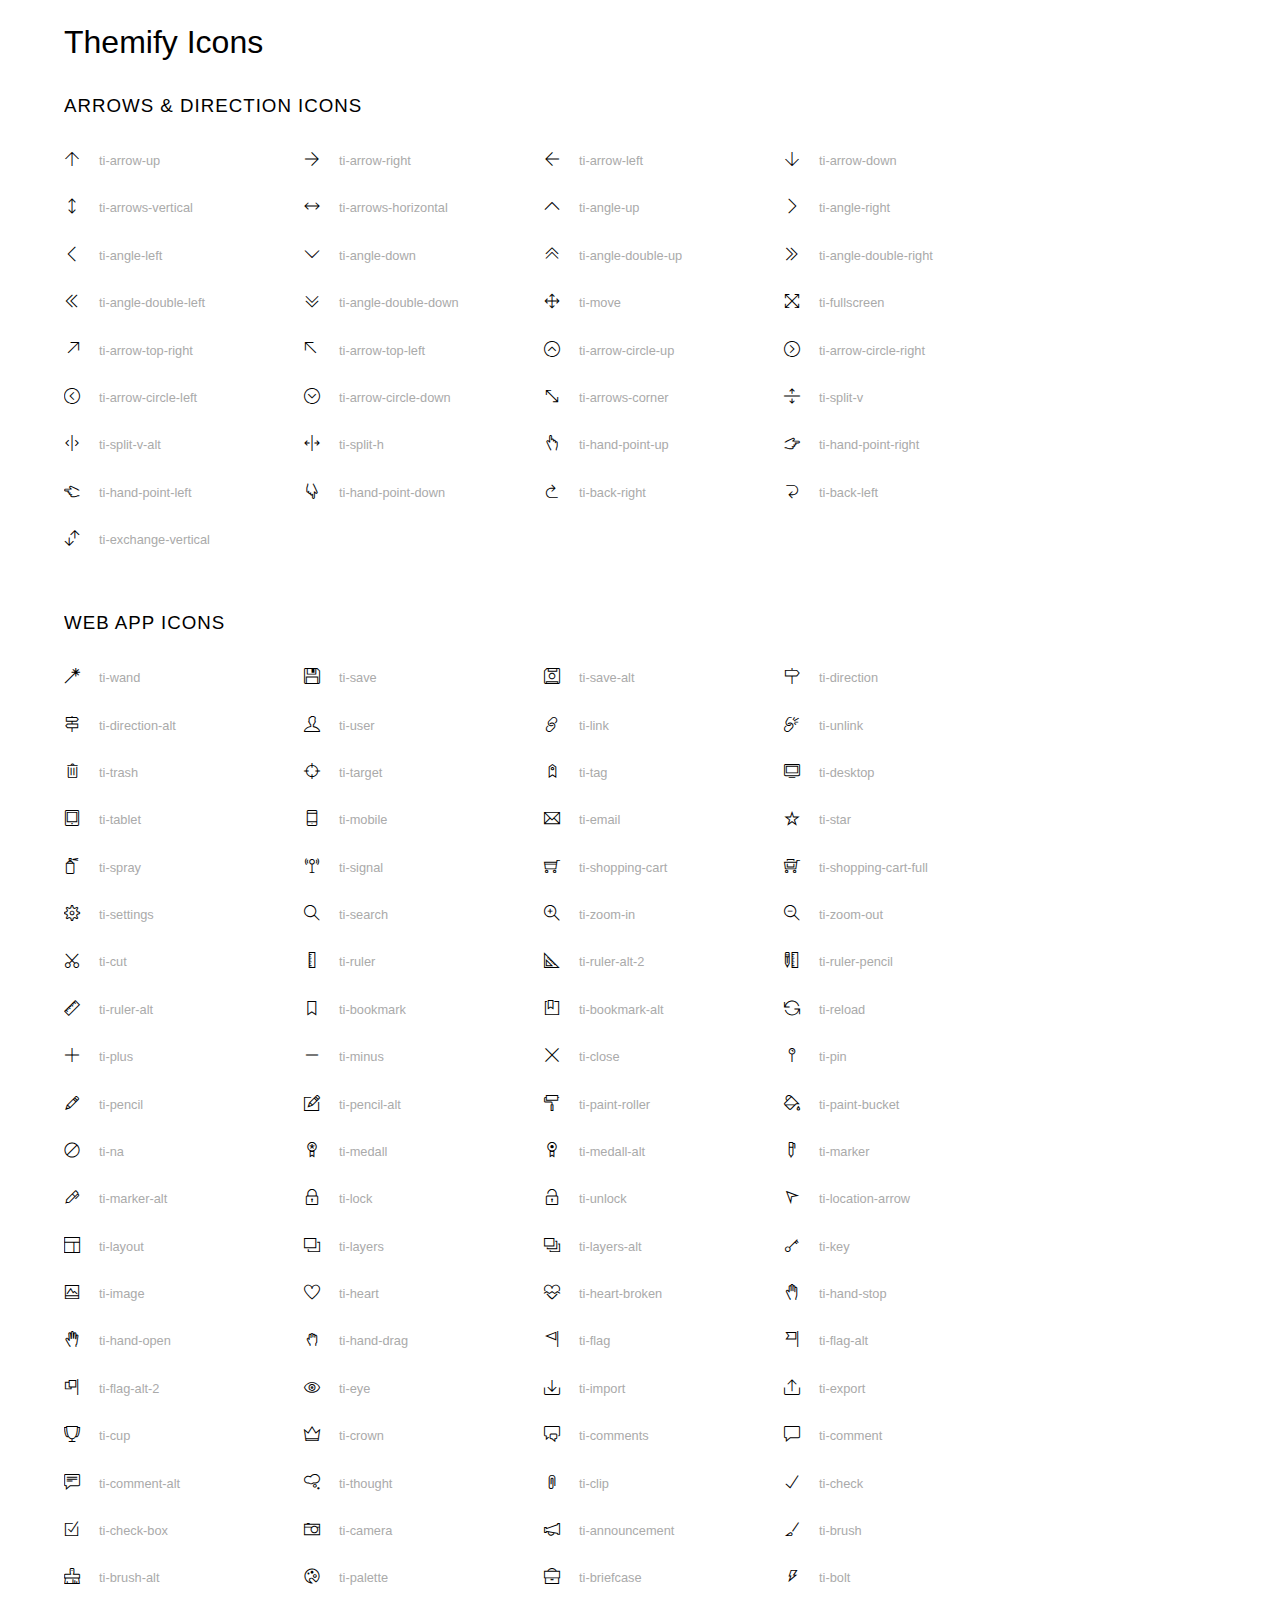
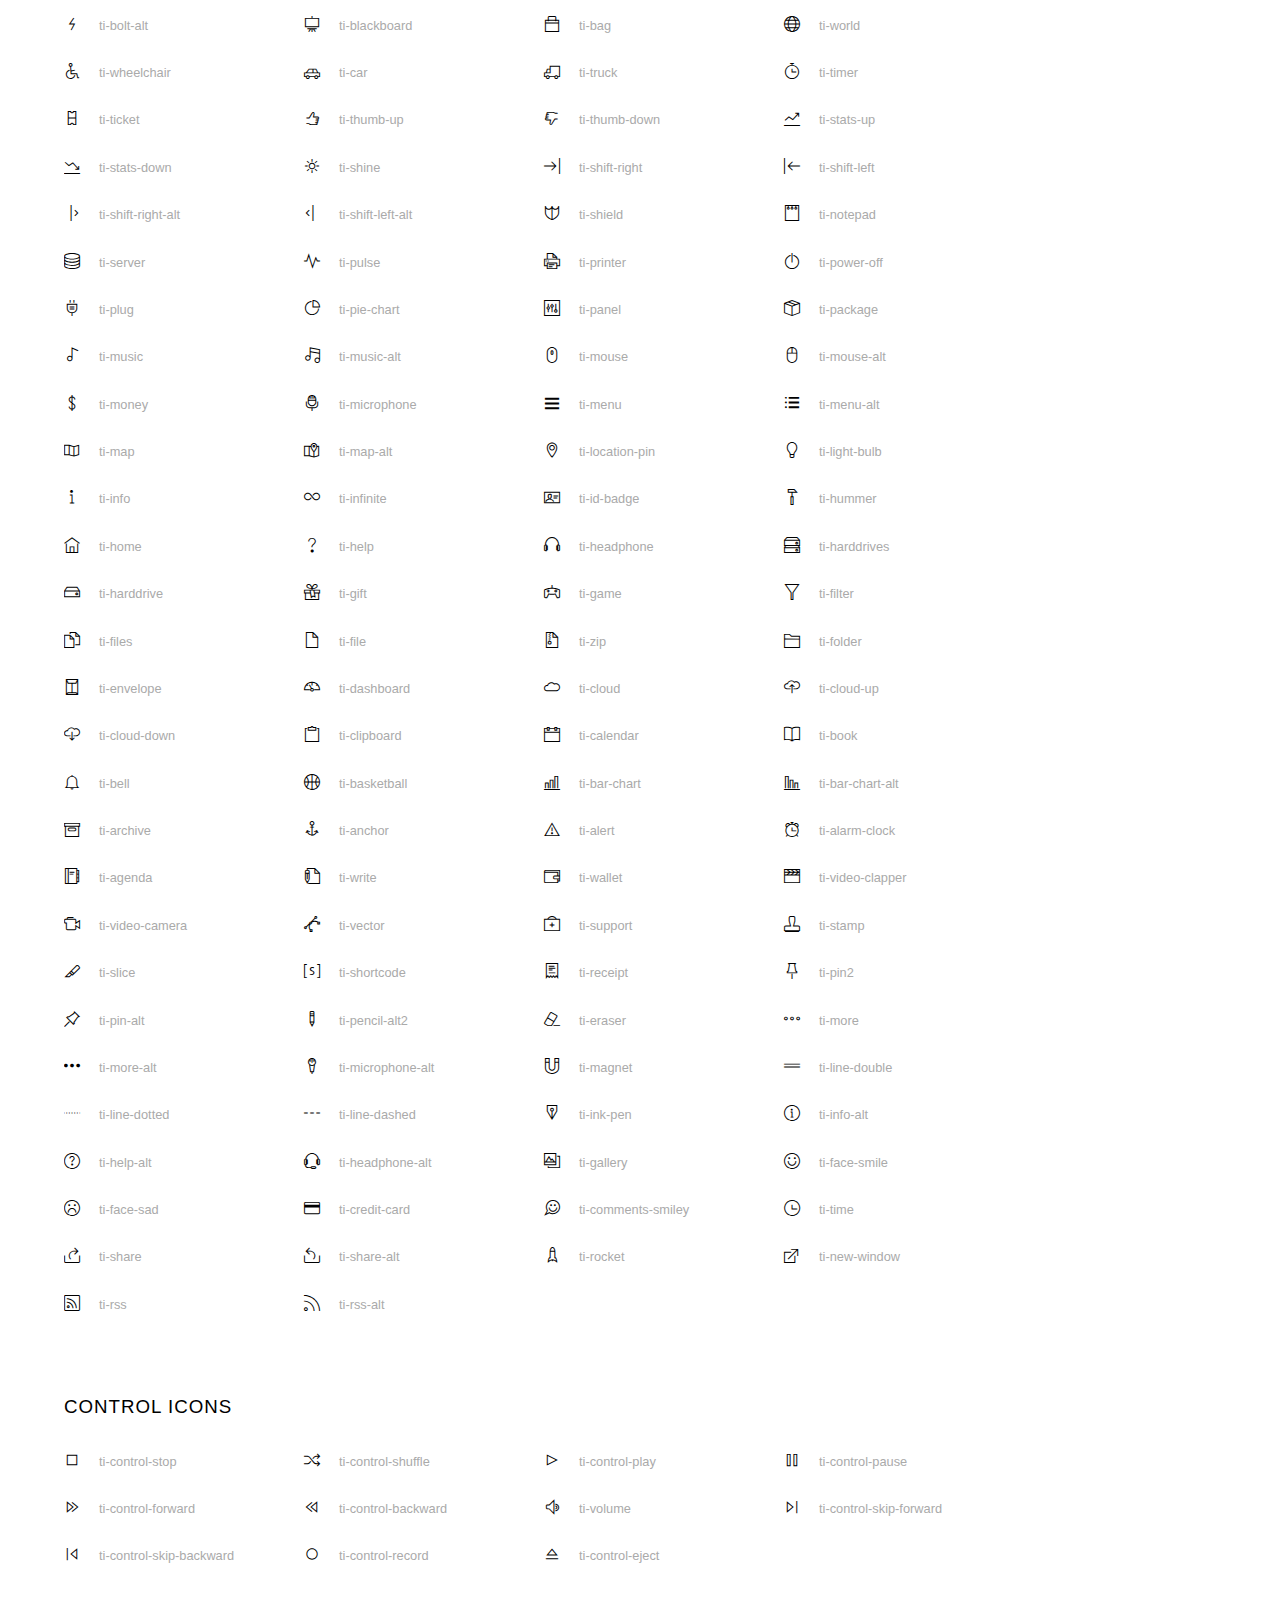
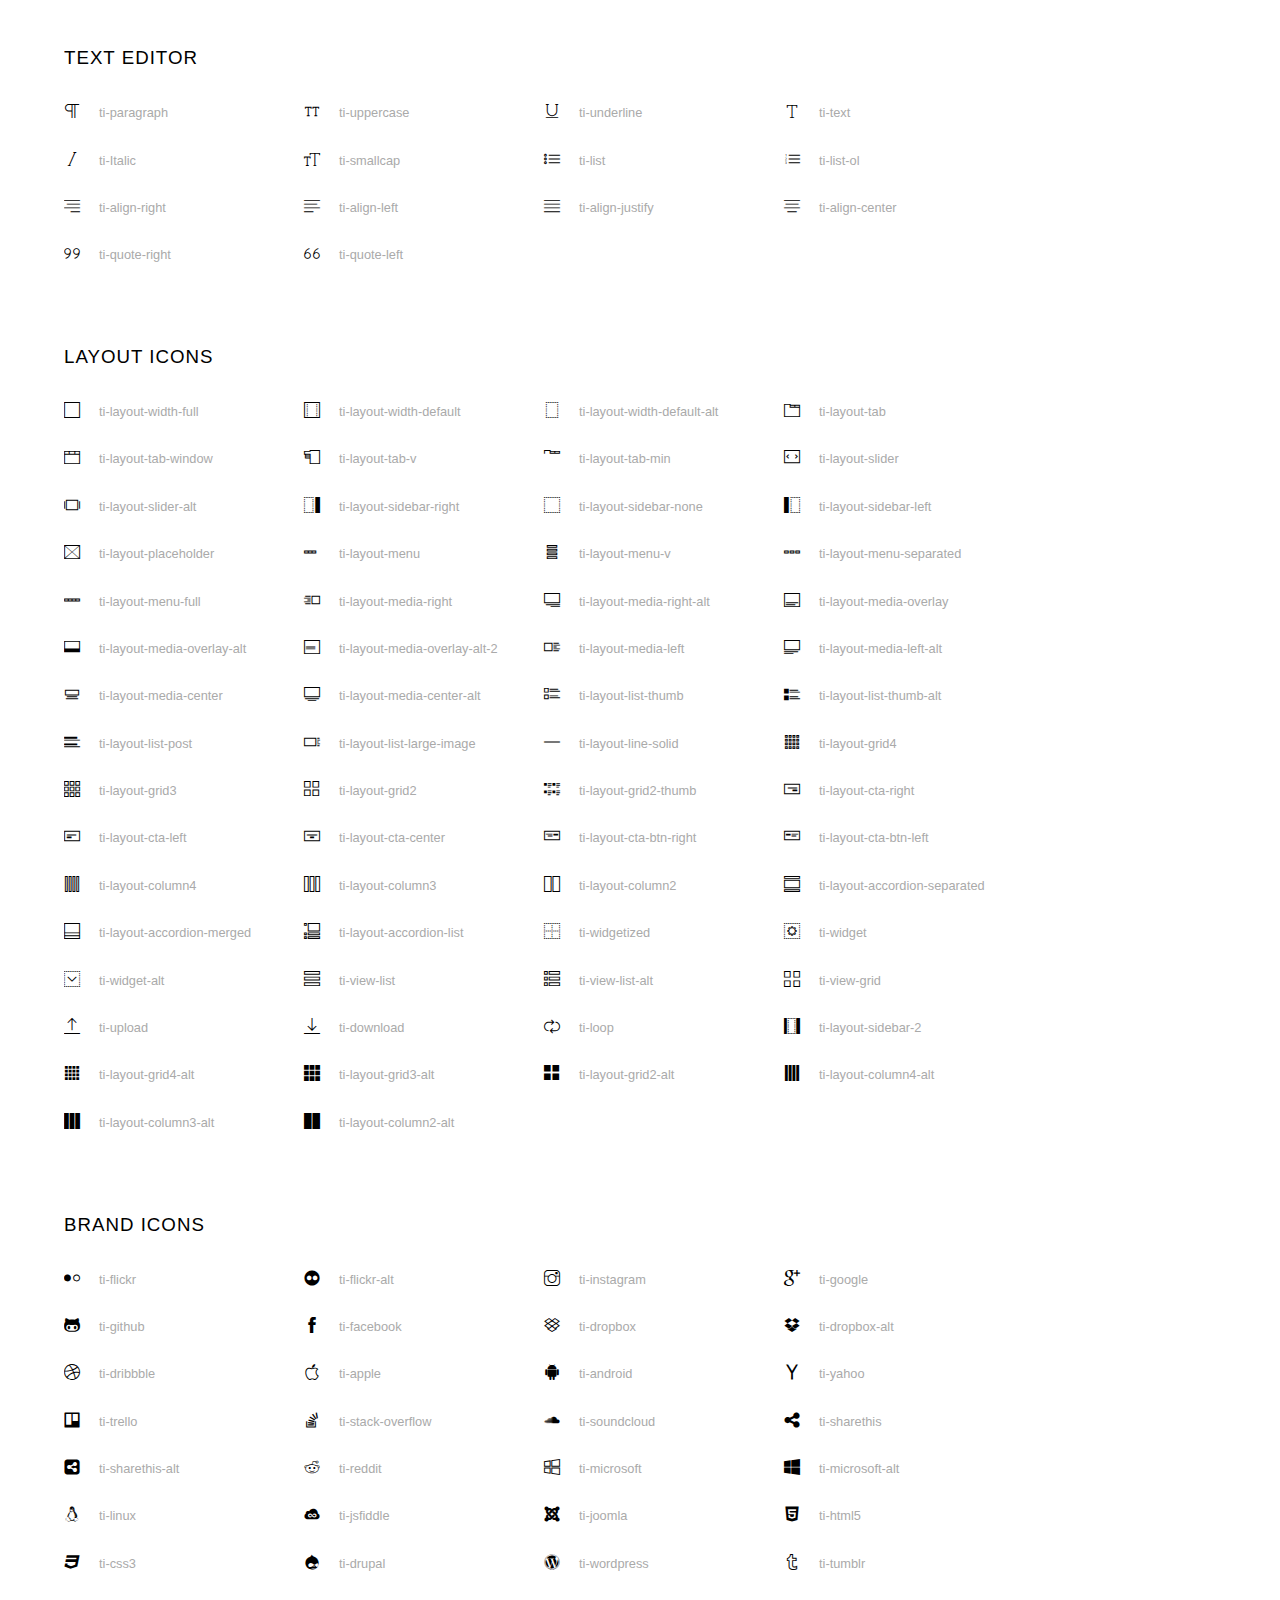
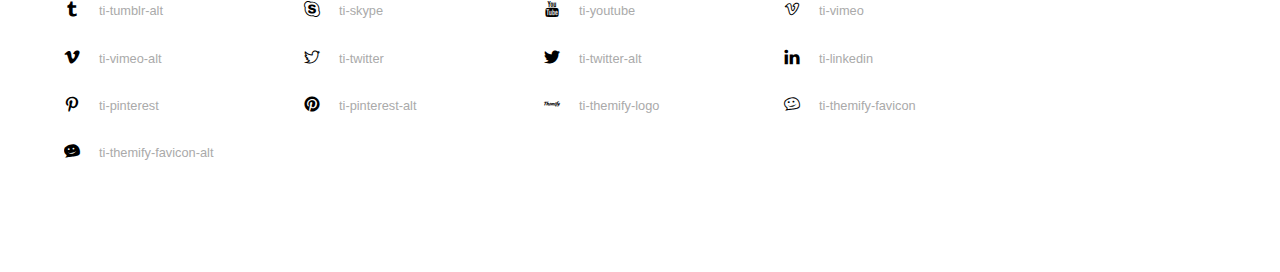
<file: oto/assets/fonts/themify-icons-font/themify-icons/index.html>
<!doctype html>
<html>
<head>
	<meta charset="utf-8">
	<title>Themify Icon Font</title>
	<meta name="viewport" content="width=device-width">
	<link rel="stylesheet" href="demo-files/demo.css">
	<link rel="stylesheet" href="themify-icons.css">
	<!--[if lt IE 8]><!-->
	<link rel="stylesheet" href="ie7/ie7.css">
	<!--<![endif]-->
</head>
<body>
	<h1>Themify Icons</h1>

	<div class="icon-section">

		<div class="icon-section">
			<h3>Arrows &amp; Direction Icons </h3>

			<div class="icon-container">
				<span class="ti-arrow-up"></span><span class="icon-name"> ti-arrow-up</span>
			</div>
			<div class="icon-container">
				<span class="ti-arrow-right"></span><span class="icon-name"> ti-arrow-right</span>
			</div>
			<div class="icon-container">
				<span class="ti-arrow-left"></span><span class="icon-name"> ti-arrow-left</span>
			</div>
			<div class="icon-container">
				<span class="ti-arrow-down"></span><span class="icon-name"> ti-arrow-down</span>
			</div>
			<div class="icon-container">
				<span class="ti-arrows-vertical"></span><span class="icon-name"> ti-arrows-vertical</span>
			</div>
			<div class="icon-container">
				<span class="ti-arrows-horizontal"></span><span class="icon-name"> ti-arrows-horizontal</span>
			</div>
			<div class="icon-container">
				<span class="ti-angle-up"></span><span class="icon-name"> ti-angle-up</span>
			</div>
			<div class="icon-container">
				<span class="ti-angle-right"></span><span class="icon-name"> ti-angle-right</span>
			</div>
			<div class="icon-container">
				<span class="ti-angle-left"></span><span class="icon-name"> ti-angle-left</span>
			</div>
			<div class="icon-container">
				<span class="ti-angle-down"></span><span class="icon-name"> ti-angle-down</span>
			</div>	
			<div class="icon-container">
				<span class="ti-angle-double-up"></span><span class="icon-name"> ti-angle-double-up</span>
			</div>
			<div class="icon-container">
				<span class="ti-angle-double-right"></span><span class="icon-name"> ti-angle-double-right</span>
			</div>
			<div class="icon-container">
				<span class="ti-angle-double-left"></span><span class="icon-name"> ti-angle-double-left</span>
			</div>
			<div class="icon-container">
				<span class="ti-angle-double-down"></span><span class="icon-name"> ti-angle-double-down</span>
			</div>					
			<div class="icon-container">
				<span class="ti-move"></span><span class="icon-name"> ti-move</span>
			</div>
			<div class="icon-container">
				<span class="ti-fullscreen"></span><span class="icon-name"> ti-fullscreen</span>
			</div>
			<div class="icon-container">
				<span class="ti-arrow-top-right"></span><span class="icon-name"> ti-arrow-top-right</span>
			</div>
			<div class="icon-container">
				<span class="ti-arrow-top-left"></span><span class="icon-name"> ti-arrow-top-left</span>
			</div>
			<div class="icon-container">
				<span class="ti-arrow-circle-up"></span><span class="icon-name"> ti-arrow-circle-up</span>
			</div>
			<div class="icon-container">
				<span class="ti-arrow-circle-right"></span><span class="icon-name"> ti-arrow-circle-right</span>
			</div>
			<div class="icon-container">
				<span class="ti-arrow-circle-left"></span><span class="icon-name"> ti-arrow-circle-left</span>
			</div>
			<div class="icon-container">
				<span class="ti-arrow-circle-down"></span><span class="icon-name"> ti-arrow-circle-down</span>
			</div>
			<div class="icon-container">
				<span class="ti-arrows-corner"></span><span class="icon-name"> ti-arrows-corner</span>
			</div>
			<div class="icon-container">
				<span class="ti-split-v"></span><span class="icon-name"> ti-split-v</span>
			</div>

			<div class="icon-container">
				<span class="ti-split-v-alt"></span><span class="icon-name"> ti-split-v-alt</span>
			</div>
			<div class="icon-container">
				<span class="ti-split-h"></span><span class="icon-name"> ti-split-h</span>
			</div>
			<div class="icon-container">
				<span class="ti-hand-point-up"></span><span class="icon-name"> ti-hand-point-up</span>
			</div>
			<div class="icon-container">
				<span class="ti-hand-point-right"></span><span class="icon-name"> ti-hand-point-right</span>
			</div>
			<div class="icon-container">
				<span class="ti-hand-point-left"></span><span class="icon-name"> ti-hand-point-left</span>
			</div>
			<div class="icon-container">
				<span class="ti-hand-point-down"></span><span class="icon-name"> ti-hand-point-down</span>
			</div>
			<div class="icon-container">
				<span class="ti-back-right"></span><span class="icon-name"> ti-back-right</span>
			</div>
			<div class="icon-container">
				<span class="ti-back-left"></span><span class="icon-name"> ti-back-left</span>
			</div>
			<div class="icon-container">
				<span class="ti-exchange-vertical"></span><span class="icon-name"> ti-exchange-vertical</span>
			</div>

		</div> <!-- Arrows Icons -->



		<h3>Web App Icons</h3>
		
		<div class="icon-section">

			<div class="icon-container">
				<span class="ti-wand"></span><span class="icon-name"> ti-wand</span>
			</div>
			<div class="icon-container">
				<span class="ti-save"></span><span class="icon-name"> ti-save</span>
			</div>
			<div class="icon-container">
				<span class="ti-save-alt"></span><span class="icon-name"> ti-save-alt</span>
			</div>

			<div class="icon-container">
				<span class="ti-direction"></span><span class="icon-name"> ti-direction</span>
			</div>
			<div class="icon-container">
				<span class="ti-direction-alt"></span><span class="icon-name"> ti-direction-alt</span>
			</div>
			<div class="icon-container">
				<span class="ti-user"></span><span class="icon-name"> ti-user</span>
			</div>
			<div class="icon-container">
				<span class="ti-link"></span><span class="icon-name"> ti-link</span>
			</div>
			<div class="icon-container">
				<span class="ti-unlink"></span><span class="icon-name"> ti-unlink</span>
			</div>
			<div class="icon-container">
				<span class="ti-trash"></span><span class="icon-name"> ti-trash</span>
			</div>
			<div class="icon-container">
				<span class="ti-target"></span><span class="icon-name"> ti-target</span>
			</div>
			<div class="icon-container">
				<span class="ti-tag"></span><span class="icon-name"> ti-tag</span>
			</div>
			<div class="icon-container">
				<span class="ti-desktop"></span><span class="icon-name"> ti-desktop</span>
			</div>
			<div class="icon-container">
				<span class="ti-tablet"></span><span class="icon-name"> ti-tablet</span>
			</div>
			<div class="icon-container">
				<span class="ti-mobile"></span><span class="icon-name"> ti-mobile</span>
			</div>
			<div class="icon-container">
				<span class="ti-email"></span><span class="icon-name"> ti-email</span>
			</div>	
			<div class="icon-container">
				<span class="ti-star"></span><span class="icon-name"> ti-star</span>
			</div>
			<div class="icon-container">
				<span class="ti-spray"></span><span class="icon-name"> ti-spray</span>
			</div>
			<div class="icon-container">
				<span class="ti-signal"></span><span class="icon-name"> ti-signal</span>
			</div>
			<div class="icon-container">
				<span class="ti-shopping-cart"></span><span class="icon-name"> ti-shopping-cart</span>
			</div>
			<div class="icon-container">
				<span class="ti-shopping-cart-full"></span><span class="icon-name"> ti-shopping-cart-full</span>
			</div>
			<div class="icon-container">
				<span class="ti-settings"></span><span class="icon-name"> ti-settings</span>
			</div>
			<div class="icon-container">
				<span class="ti-search"></span><span class="icon-name"> ti-search</span>
			</div>
			<div class="icon-container">
				<span class="ti-zoom-in"></span><span class="icon-name"> ti-zoom-in</span>
			</div>
			<div class="icon-container">
				<span class="ti-zoom-out"></span><span class="icon-name"> ti-zoom-out</span>
			</div>
			<div class="icon-container">
				<span class="ti-cut"></span><span class="icon-name"> ti-cut</span>
			</div>
			<div class="icon-container">
				<span class="ti-ruler"></span><span class="icon-name"> ti-ruler</span>
			</div>
			<div class="icon-container">
				<span class="ti-ruler-alt-2"></span><span class="icon-name"> ti-ruler-alt-2</span>
			</div>			
			<div class="icon-container">
				<span class="ti-ruler-pencil"></span><span class="icon-name"> ti-ruler-pencil</span>
			</div>
			<div class="icon-container">
				<span class="ti-ruler-alt"></span><span class="icon-name"> ti-ruler-alt</span>
			</div>
			<div class="icon-container">
				<span class="ti-bookmark"></span><span class="icon-name"> ti-bookmark</span>
			</div>
			<div class="icon-container">
				<span class="ti-bookmark-alt"></span><span class="icon-name"> ti-bookmark-alt</span>
			</div>
			<div class="icon-container">
				<span class="ti-reload"></span><span class="icon-name"> ti-reload</span>
			</div>
			<div class="icon-container">
				<span class="ti-plus"></span><span class="icon-name"> ti-plus</span>
			</div>
			<div class="icon-container">
				<span class="ti-minus"></span><span class="icon-name"> ti-minus</span>
			</div>
			<div class="icon-container">
				<span class="ti-close"></span><span class="icon-name"> ti-close</span>
			</div>			
			<div class="icon-container">
				<span class="ti-pin"></span><span class="icon-name"> ti-pin</span>
			</div>
			<div class="icon-container">
				<span class="ti-pencil"></span><span class="icon-name"> ti-pencil</span>
			</div>
					
		  	<div class="icon-container">
				<span class="ti-pencil-alt"></span><span class="icon-name"> ti-pencil-alt</span>
			</div>
			<div class="icon-container">
				<span class="ti-paint-roller"></span><span class="icon-name"> ti-paint-roller</span>
			</div>
			<div class="icon-container">
				<span class="ti-paint-bucket"></span><span class="icon-name"> ti-paint-bucket</span>
			</div>
			<div class="icon-container">
				<span class="ti-na"></span><span class="icon-name"> ti-na</span>
			</div>
			<div class="icon-container">
				<span class="ti-medall"></span><span class="icon-name"> ti-medall</span>
			</div>
			<div class="icon-container">
				<span class="ti-medall-alt"></span><span class="icon-name"> ti-medall-alt</span>
			</div>
			<div class="icon-container">
				<span class="ti-marker"></span><span class="icon-name"> ti-marker</span>
			</div>
			<div class="icon-container">
				<span class="ti-marker-alt"></span><span class="icon-name"> ti-marker-alt</span>
			</div>

			<div class="icon-container">
				<span class="ti-lock"></span><span class="icon-name"> ti-lock</span>
			</div>
			<div class="icon-container">
				<span class="ti-unlock"></span><span class="icon-name"> ti-unlock</span>
			</div>
			<div class="icon-container">
				<span class="ti-location-arrow"></span><span class="icon-name"> ti-location-arrow</span>
			</div>
			<div class="icon-container">
				<span class="ti-layout"></span><span class="icon-name"> ti-layout</span>
			</div>
			<div class="icon-container">
				<span class="ti-layers"></span><span class="icon-name"> ti-layers</span>
			</div>
			<div class="icon-container">
				<span class="ti-layers-alt"></span><span class="icon-name"> ti-layers-alt</span>
			</div>
			<div class="icon-container">
				<span class="ti-key"></span><span class="icon-name"> ti-key</span>
			</div>
			<div class="icon-container">
				<span class="ti-image"></span><span class="icon-name"> ti-image</span>
			</div>
			<div class="icon-container">
				<span class="ti-heart"></span><span class="icon-name"> ti-heart</span>
			</div>
			<div class="icon-container">
				<span class="ti-heart-broken"></span><span class="icon-name"> ti-heart-broken</span>
			</div>
			<div class="icon-container">
				<span class="ti-hand-stop"></span><span class="icon-name"> ti-hand-stop</span>
			</div>
			<div class="icon-container">
				<span class="ti-hand-open"></span><span class="icon-name"> ti-hand-open</span>
			</div>
			<div class="icon-container">
				<span class="ti-hand-drag"></span><span class="icon-name"> ti-hand-drag</span>
			</div>
			<div class="icon-container">
				<span class="ti-flag"></span><span class="icon-name"> ti-flag</span>
			</div>
			<div class="icon-container">
				<span class="ti-flag-alt"></span><span class="icon-name"> ti-flag-alt</span>
			</div>
			<div class="icon-container">
				<span class="ti-flag-alt-2"></span><span class="icon-name"> ti-flag-alt-2</span>
			</div>
			<div class="icon-container">
				<span class="ti-eye"></span><span class="icon-name"> ti-eye</span>
			</div>
			<div class="icon-container">
				<span class="ti-import"></span><span class="icon-name"> ti-import</span>
			</div>			
			<div class="icon-container">
				<span class="ti-export"></span><span class="icon-name"> ti-export</span>
			</div>
			<div class="icon-container">
				<span class="ti-cup"></span><span class="icon-name"> ti-cup</span>
			</div>
			<div class="icon-container">
				<span class="ti-crown"></span><span class="icon-name"> ti-crown</span>
			</div>
			<div class="icon-container">
				<span class="ti-comments"></span><span class="icon-name"> ti-comments</span>
			</div>
			<div class="icon-container">
				<span class="ti-comment"></span><span class="icon-name"> ti-comment</span>
			</div>
			<div class="icon-container">
				<span class="ti-comment-alt"></span><span class="icon-name"> ti-comment-alt</span>
			</div>
			<div class="icon-container">
				<span class="ti-thought"></span><span class="icon-name"> ti-thought</span>
			</div>			
			<div class="icon-container">
				<span class="ti-clip"></span><span class="icon-name"> ti-clip</span>
			</div>

			<div class="icon-container">
				<span class="ti-check"></span><span class="icon-name"> ti-check</span>
			</div>
			<div class="icon-container">
				<span class="ti-check-box"></span><span class="icon-name"> ti-check-box</span>
			</div>
			<div class="icon-container">
				<span class="ti-camera"></span><span class="icon-name"> ti-camera</span>
			</div>
			<div class="icon-container">
				<span class="ti-announcement"></span><span class="icon-name"> ti-announcement</span>
			</div>
			<div class="icon-container">
				<span class="ti-brush"></span><span class="icon-name"> ti-brush</span>
			</div>
			<div class="icon-container">
				<span class="ti-brush-alt"></span><span class="icon-name"> ti-brush-alt</span>
			</div>
			<div class="icon-container">
				<span class="ti-palette"></span><span class="icon-name"> ti-palette</span>
			</div>			
			<div class="icon-container">
				<span class="ti-briefcase"></span><span class="icon-name"> ti-briefcase</span>
			</div>
			<div class="icon-container">
				<span class="ti-bolt"></span><span class="icon-name"> ti-bolt</span>
			</div>
			<div class="icon-container">
				<span class="ti-bolt-alt"></span><span class="icon-name"> ti-bolt-alt</span>
			</div>
			<div class="icon-container">
				<span class="ti-blackboard"></span><span class="icon-name"> ti-blackboard</span>
			</div>
			<div class="icon-container">
				<span class="ti-bag"></span><span class="icon-name"> ti-bag</span>
			</div>
			<div class="icon-container">
				<span class="ti-world"></span><span class="icon-name"> ti-world</span>
			</div>
			<div class="icon-container">
				<span class="ti-wheelchair"></span><span class="icon-name"> ti-wheelchair</span>
			</div>
			<div class="icon-container">
				<span class="ti-car"></span><span class="icon-name"> ti-car</span>
			</div>
			<div class="icon-container">
				<span class="ti-truck"></span><span class="icon-name"> ti-truck</span>
			</div>
			<div class="icon-container">
				<span class="ti-timer"></span><span class="icon-name"> ti-timer</span>
			</div>
			<div class="icon-container">
				<span class="ti-ticket"></span><span class="icon-name"> ti-ticket</span>
			</div>
			<div class="icon-container">
				<span class="ti-thumb-up"></span><span class="icon-name"> ti-thumb-up</span>
			</div>
			<div class="icon-container">
				<span class="ti-thumb-down"></span><span class="icon-name"> ti-thumb-down</span>
			</div>

			<div class="icon-container">
				<span class="ti-stats-up"></span><span class="icon-name"> ti-stats-up</span>
			</div>
			<div class="icon-container">
				<span class="ti-stats-down"></span><span class="icon-name"> ti-stats-down</span>
			</div>
			<div class="icon-container">
				<span class="ti-shine"></span><span class="icon-name"> ti-shine</span>
			</div>
			<div class="icon-container">
				<span class="ti-shift-right"></span><span class="icon-name"> ti-shift-right</span>
			</div>
			<div class="icon-container">
				<span class="ti-shift-left"></span><span class="icon-name"> ti-shift-left</span>
			</div>

			<div class="icon-container">
				<span class="ti-shift-right-alt"></span><span class="icon-name"> ti-shift-right-alt</span>
			</div>
			<div class="icon-container">
				<span class="ti-shift-left-alt"></span><span class="icon-name"> ti-shift-left-alt</span>
			</div>
			<div class="icon-container">
				<span class="ti-shield"></span><span class="icon-name"> ti-shield</span>
			</div>
			<div class="icon-container">
				<span class="ti-notepad"></span><span class="icon-name"> ti-notepad</span>
			</div>
			<div class="icon-container">
				<span class="ti-server"></span><span class="icon-name"> ti-server</span>
			</div>

			<div class="icon-container">
				<span class="ti-pulse"></span><span class="icon-name"> ti-pulse</span>
			</div>
			<div class="icon-container">
				<span class="ti-printer"></span><span class="icon-name"> ti-printer</span>
			</div>
			<div class="icon-container">
				<span class="ti-power-off"></span><span class="icon-name"> ti-power-off</span>
			</div>
			<div class="icon-container">
				<span class="ti-plug"></span><span class="icon-name"> ti-plug</span>
			</div>
			<div class="icon-container">
				<span class="ti-pie-chart"></span><span class="icon-name"> ti-pie-chart</span>
			</div>

			<div class="icon-container">
				<span class="ti-panel"></span><span class="icon-name"> ti-panel</span>
			</div>
			<div class="icon-container">
				<span class="ti-package"></span><span class="icon-name"> ti-package</span>
			</div>
			<div class="icon-container">
				<span class="ti-music"></span><span class="icon-name"> ti-music</span>
			</div>
			<div class="icon-container">
				<span class="ti-music-alt"></span><span class="icon-name"> ti-music-alt</span>
			</div>
			<div class="icon-container">
				<span class="ti-mouse"></span><span class="icon-name"> ti-mouse</span>
			</div>
			<div class="icon-container">
				<span class="ti-mouse-alt"></span><span class="icon-name"> ti-mouse-alt</span>
			</div>
			<div class="icon-container">
				<span class="ti-money"></span><span class="icon-name"> ti-money</span>
			</div>
			<div class="icon-container">
				<span class="ti-microphone"></span><span class="icon-name"> ti-microphone</span>
			</div>
			<div class="icon-container">
				<span class="ti-menu"></span><span class="icon-name"> ti-menu</span>
			</div>
			<div class="icon-container">
				<span class="ti-menu-alt"></span><span class="icon-name"> ti-menu-alt</span>
			</div>
			<div class="icon-container">
				<span class="ti-map"></span><span class="icon-name"> ti-map</span>
			</div>
			<div class="icon-container">
				<span class="ti-map-alt"></span><span class="icon-name"> ti-map-alt</span>
			</div>

			<div class="icon-container">
				<span class="ti-location-pin"></span><span class="icon-name"> ti-location-pin</span>
			</div>

			<div class="icon-container">
				<span class="ti-light-bulb"></span><span class="icon-name"> ti-light-bulb</span>
			</div>
			<div class="icon-container">
				<span class="ti-info"></span><span class="icon-name"> ti-info</span>
			</div>
			<div class="icon-container">
				<span class="ti-infinite"></span><span class="icon-name"> ti-infinite</span>
			</div>
			<div class="icon-container">
				<span class="ti-id-badge"></span><span class="icon-name"> ti-id-badge</span>
			</div>
			<div class="icon-container">
				<span class="ti-hummer"></span><span class="icon-name"> ti-hummer</span>
			</div>
			<div class="icon-container">
				<span class="ti-home"></span><span class="icon-name"> ti-home</span>
			</div>
			<div class="icon-container">
				<span class="ti-help"></span><span class="icon-name"> ti-help</span>
			</div>
			<div class="icon-container">
				<span class="ti-headphone"></span><span class="icon-name"> ti-headphone</span>
			</div>
			<div class="icon-container">
				<span class="ti-harddrives"></span><span class="icon-name"> ti-harddrives</span>
			</div>
			<div class="icon-container">
				<span class="ti-harddrive"></span><span class="icon-name"> ti-harddrive</span>
			</div>
			<div class="icon-container">
				<span class="ti-gift"></span><span class="icon-name"> ti-gift</span>
			</div>
			<div class="icon-container">
				<span class="ti-game"></span><span class="icon-name"> ti-game</span>
			</div>
			<div class="icon-container">
				<span class="ti-filter"></span><span class="icon-name"> ti-filter</span>
			</div>
			<div class="icon-container">
				<span class="ti-files"></span><span class="icon-name"> ti-files</span>
			</div>
			<div class="icon-container">
				<span class="ti-file"></span><span class="icon-name"> ti-file</span>
			</div>
			<div class="icon-container">
				<span class="ti-zip"></span><span class="icon-name"> ti-zip</span>
			</div>
			<div class="icon-container">
				<span class="ti-folder"></span><span class="icon-name"> ti-folder</span>
			</div>			
			<div class="icon-container">
				<span class="ti-envelope"></span><span class="icon-name"> ti-envelope</span>
			</div>


			<div class="icon-container">
				<span class="ti-dashboard"></span><span class="icon-name"> ti-dashboard</span>
			</div>
			<div class="icon-container">
				<span class="ti-cloud"></span><span class="icon-name"> ti-cloud</span>
			</div>
			<div class="icon-container">
				<span class="ti-cloud-up"></span><span class="icon-name"> ti-cloud-up</span>
			</div>
			<div class="icon-container">
				<span class="ti-cloud-down"></span><span class="icon-name"> ti-cloud-down</span>
			</div>
			<div class="icon-container">
				<span class="ti-clipboard"></span><span class="icon-name"> ti-clipboard</span>
			</div>
			<div class="icon-container">
				<span class="ti-calendar"></span><span class="icon-name"> ti-calendar</span>
			</div>
			<div class="icon-container">
				<span class="ti-book"></span><span class="icon-name"> ti-book</span>
			</div>
			<div class="icon-container">
				<span class="ti-bell"></span><span class="icon-name"> ti-bell</span>
			</div>
			<div class="icon-container">
				<span class="ti-basketball"></span><span class="icon-name"> ti-basketball</span>
			</div>
			<div class="icon-container">
				<span class="ti-bar-chart"></span><span class="icon-name"> ti-bar-chart</span>
			</div>
			<div class="icon-container">
				<span class="ti-bar-chart-alt"></span><span class="icon-name"> ti-bar-chart-alt</span>
			</div>


			<div class="icon-container">
				<span class="ti-archive"></span><span class="icon-name"> ti-archive</span>
			</div>
			<div class="icon-container">
				<span class="ti-anchor"></span><span class="icon-name"> ti-anchor</span>
			</div>

			<div class="icon-container">
				<span class="ti-alert"></span><span class="icon-name"> ti-alert</span>
			</div>
			<div class="icon-container">
				<span class="ti-alarm-clock"></span><span class="icon-name"> ti-alarm-clock</span>
			</div>
			<div class="icon-container">
				<span class="ti-agenda"></span><span class="icon-name"> ti-agenda</span>
			</div>
			<div class="icon-container">
				<span class="ti-write"></span><span class="icon-name"> ti-write</span>
			</div>

			<div class="icon-container">
				<span class="ti-wallet"></span><span class="icon-name"> ti-wallet</span>
			</div>
			<div class="icon-container">
				<span class="ti-video-clapper"></span><span class="icon-name"> ti-video-clapper</span>
			</div>
			<div class="icon-container">
				<span class="ti-video-camera"></span><span class="icon-name"> ti-video-camera</span>
			</div>
			<div class="icon-container">
				<span class="ti-vector"></span><span class="icon-name"> ti-vector</span>
			</div>

			<div class="icon-container">
				<span class="ti-support"></span><span class="icon-name"> ti-support</span>
			</div>
			<div class="icon-container">
				<span class="ti-stamp"></span><span class="icon-name"> ti-stamp</span>
			</div>
			<div class="icon-container">
				<span class="ti-slice"></span><span class="icon-name"> ti-slice</span>
			</div>
			<div class="icon-container">
				<span class="ti-shortcode"></span><span class="icon-name"> ti-shortcode</span>
			</div>
			<div class="icon-container">
				<span class="ti-receipt"></span><span class="icon-name"> ti-receipt</span>
			</div>
			<div class="icon-container">
				<span class="ti-pin2"></span><span class="icon-name"> ti-pin2</span>
			</div>
			<div class="icon-container">
				<span class="ti-pin-alt"></span><span class="icon-name"> ti-pin-alt</span>
			</div>
			<div class="icon-container">
				<span class="ti-pencil-alt2"></span><span class="icon-name"> ti-pencil-alt2</span>
			</div>
			<div class="icon-container">
				<span class="ti-eraser"></span><span class="icon-name"> ti-eraser</span>
			</div>			
			<div class="icon-container">
				<span class="ti-more"></span><span class="icon-name"> ti-more</span>
			</div>
			<div class="icon-container">
				<span class="ti-more-alt"></span><span class="icon-name"> ti-more-alt</span>
			</div>
			<div class="icon-container">
				<span class="ti-microphone-alt"></span><span class="icon-name"> ti-microphone-alt</span>
			</div>
			<div class="icon-container">
				<span class="ti-magnet"></span><span class="icon-name"> ti-magnet</span>
			</div>
			<div class="icon-container">
				<span class="ti-line-double"></span><span class="icon-name"> ti-line-double</span>
			</div>
			<div class="icon-container">
				<span class="ti-line-dotted"></span><span class="icon-name"> ti-line-dotted</span>
			</div>
			<div class="icon-container">
				<span class="ti-line-dashed"></span><span class="icon-name"> ti-line-dashed</span>
			</div>

			<div class="icon-container">
				<span class="ti-ink-pen"></span><span class="icon-name"> ti-ink-pen</span>
			</div>
			<div class="icon-container">
				<span class="ti-info-alt"></span><span class="icon-name"> ti-info-alt</span>
			</div>
			<div class="icon-container">
				<span class="ti-help-alt"></span><span class="icon-name"> ti-help-alt</span>
			</div>
			<div class="icon-container">
				<span class="ti-headphone-alt"></span><span class="icon-name"> ti-headphone-alt</span>
			</div>

			<div class="icon-container">
				<span class="ti-gallery"></span><span class="icon-name"> ti-gallery</span>
			</div>
			<div class="icon-container">
				<span class="ti-face-smile"></span><span class="icon-name"> ti-face-smile</span>
			</div>
			<div class="icon-container">
				<span class="ti-face-sad"></span><span class="icon-name"> ti-face-sad</span>
			</div>
			<div class="icon-container">
				<span class="ti-credit-card"></span><span class="icon-name"> ti-credit-card</span>
			</div>
			<div class="icon-container">
				<span class="ti-comments-smiley"></span><span class="icon-name"> ti-comments-smiley</span>
			</div>
			<div class="icon-container">
				<span class="ti-time"></span><span class="icon-name"> ti-time</span>
			</div>
			<div class="icon-container">
				<span class="ti-share"></span><span class="icon-name"> ti-share</span>
			</div>
			<div class="icon-container">
				<span class="ti-share-alt"></span><span class="icon-name"> ti-share-alt</span>
			</div>
			<div class="icon-container">
				<span class="ti-rocket"></span><span class="icon-name"> ti-rocket</span>
			</div>

			<div class="icon-container">
				<span class="ti-new-window"></span><span class="icon-name"> ti-new-window</span>
			</div>

			<div class="icon-container">
				<span class="ti-rss"></span><span class="icon-name"> ti-rss</span>
			</div>

			<div class="icon-container">
				<span class="ti-rss-alt"></span><span class="icon-name"> ti-rss-alt</span>
			</div>
			
		</div><!-- Web App Icons -->


		<div class="icon-section">
			<h3>Control Icons</h3>
			<div class="icon-container">
				<span class="ti-control-stop"></span><span class="icon-name"> ti-control-stop</span>
			</div>
			<div class="icon-container">
				<span class="ti-control-shuffle"></span><span class="icon-name"> ti-control-shuffle</span>
			</div>
			<div class="icon-container">
				<span class="ti-control-play"></span><span class="icon-name"> ti-control-play</span>
			</div>
			<div class="icon-container">
				<span class="ti-control-pause"></span><span class="icon-name"> ti-control-pause</span>
			</div>
			<div class="icon-container">
				<span class="ti-control-forward"></span><span class="icon-name"> ti-control-forward</span>
			</div>
			<div class="icon-container">
				<span class="ti-control-backward"></span><span class="icon-name"> ti-control-backward</span>
			</div>	
			<div class="icon-container">
				<span class="ti-volume"></span><span class="icon-name"> ti-volume</span>
			</div>
			<div class="icon-container">
				<span class="ti-control-skip-forward"></span><span class="icon-name"> ti-control-skip-forward</span>
			</div>
			<div class="icon-container">
				<span class="ti-control-skip-backward"></span><span class="icon-name"> ti-control-skip-backward</span>
			</div>
			<div class="icon-container">
				<span class="ti-control-record"></span><span class="icon-name"> ti-control-record</span>
			</div>
			<div class="icon-container">
				<span class="ti-control-eject"></span><span class="icon-name"> ti-control-eject</span>
			</div>			
		</div> <!-- Control Icons -->


		<div class="icon-section">
			<h3>Text Editor</h3>

			<div class="icon-container">
				<span class="ti-paragraph"></span><span class="icon-name"> ti-paragraph</span>
			</div>
			<div class="icon-container">
				<span class="ti-uppercase"></span><span class="icon-name"> ti-uppercase</span>
			</div>

			<div class="icon-container">
				<span class="ti-underline"></span><span class="icon-name"> ti-underline</span>
			</div>
			<div class="icon-container">
				<span class="ti-text"></span><span class="icon-name"> ti-text</span>
			</div>
			<div class="icon-container">
				<span class="ti-Italic"></span><span class="icon-name"> ti-Italic</span>
			</div>
			<div class="icon-container">
				<span class="ti-smallcap"></span><span class="icon-name"> ti-smallcap</span>
			</div>
			<div class="icon-container">
				<span class="ti-list"></span><span class="icon-name"> ti-list</span>
			</div>
			<div class="icon-container">
				<span class="ti-list-ol"></span><span class="icon-name"> ti-list-ol</span>
			</div>
			<div class="icon-container">
				<span class="ti-align-right"></span><span class="icon-name"> ti-align-right</span>
			</div>
			<div class="icon-container">
				<span class="ti-align-left"></span><span class="icon-name"> ti-align-left</span>
			</div>
			<div class="icon-container">
				<span class="ti-align-justify"></span><span class="icon-name"> ti-align-justify</span>
			</div>
			<div class="icon-container">
				<span class="ti-align-center"></span><span class="icon-name"> ti-align-center</span>
			</div>
			<div class="icon-container">
				<span class="ti-quote-right"></span><span class="icon-name"> ti-quote-right</span>
			</div>
			<div class="icon-container">
				<span class="ti-quote-left"></span><span class="icon-name"> ti-quote-left</span>
			</div>

		</div> <!-- Text Editor -->



		<div class="icon-section">
			<h3>Layout Icons</h3>
			<div class="icon-container">
				<span class="ti-layout-width-full"></span><span class="icon-name"> ti-layout-width-full</span>
			</div>
			<div class="icon-container">
				<span class="ti-layout-width-default"></span><span class="icon-name"> ti-layout-width-default</span>
			</div>
			<div class="icon-container">
				<span class="ti-layout-width-default-alt"></span><span class="icon-name"> ti-layout-width-default-alt</span>
			</div>
			<div class="icon-container">
				<span class="ti-layout-tab"></span><span class="icon-name"> ti-layout-tab</span>
			</div>
			<div class="icon-container">
				<span class="ti-layout-tab-window"></span><span class="icon-name"> ti-layout-tab-window</span>
			</div>
			<div class="icon-container">
				<span class="ti-layout-tab-v"></span><span class="icon-name"> ti-layout-tab-v</span>
			</div>
			<div class="icon-container">
				<span class="ti-layout-tab-min"></span><span class="icon-name"> ti-layout-tab-min</span>
			</div>
			<div class="icon-container">
				<span class="ti-layout-slider"></span><span class="icon-name"> ti-layout-slider</span>
			</div>
			<div class="icon-container">
				<span class="ti-layout-slider-alt"></span><span class="icon-name"> ti-layout-slider-alt</span>
			</div>
			<div class="icon-container">
				<span class="ti-layout-sidebar-right"></span><span class="icon-name"> ti-layout-sidebar-right</span>
			</div>
			<div class="icon-container">
				<span class="ti-layout-sidebar-none"></span><span class="icon-name"> ti-layout-sidebar-none</span>
			</div>
			<div class="icon-container">
				<span class="ti-layout-sidebar-left"></span><span class="icon-name"> ti-layout-sidebar-left</span>
			</div>
			<div class="icon-container">
				<span class="ti-layout-placeholder"></span><span class="icon-name"> ti-layout-placeholder</span>
			</div>
			<div class="icon-container">
				<span class="ti-layout-menu"></span><span class="icon-name"> ti-layout-menu</span>
			</div>
			<div class="icon-container">
				<span class="ti-layout-menu-v"></span><span class="icon-name"> ti-layout-menu-v</span>
			</div>
			<div class="icon-container">
				<span class="ti-layout-menu-separated"></span><span class="icon-name"> ti-layout-menu-separated</span>
			</div>
			<div class="icon-container">
				<span class="ti-layout-menu-full"></span><span class="icon-name"> ti-layout-menu-full</span>
			</div>
			<div class="icon-container">
				<span class="ti-layout-media-right"></span><span class="icon-name"> ti-layout-media-right</span>
			</div>
			<div class="icon-container">
				<span class="ti-layout-media-right-alt"></span><span class="icon-name"> ti-layout-media-right-alt</span>
			</div>
			<div class="icon-container">
				<span class="ti-layout-media-overlay"></span><span class="icon-name"> ti-layout-media-overlay</span>
			</div>
			<div class="icon-container">
				<span class="ti-layout-media-overlay-alt"></span><span class="icon-name"> ti-layout-media-overlay-alt</span>
			</div>
			<div class="icon-container">
				<span class="ti-layout-media-overlay-alt-2"></span><span class="icon-name"> ti-layout-media-overlay-alt-2</span>
			</div>
			<div class="icon-container">
				<span class="ti-layout-media-left"></span><span class="icon-name"> ti-layout-media-left</span>
			</div>
			<div class="icon-container">
				<span class="ti-layout-media-left-alt"></span><span class="icon-name"> ti-layout-media-left-alt</span>
			</div>
			<div class="icon-container">
				<span class="ti-layout-media-center"></span><span class="icon-name"> ti-layout-media-center</span>
			</div>
			<div class="icon-container">
				<span class="ti-layout-media-center-alt"></span><span class="icon-name"> ti-layout-media-center-alt</span>
			</div>
			<div class="icon-container">
				<span class="ti-layout-list-thumb"></span><span class="icon-name"> ti-layout-list-thumb</span>
			</div>
			<div class="icon-container">
				<span class="ti-layout-list-thumb-alt"></span><span class="icon-name"> ti-layout-list-thumb-alt</span>
			</div>
			<div class="icon-container">
				<span class="ti-layout-list-post"></span><span class="icon-name"> ti-layout-list-post</span>
			</div>
			<div class="icon-container">
				<span class="ti-layout-list-large-image"></span><span class="icon-name"> ti-layout-list-large-image</span>
			</div>
			<div class="icon-container">
				<span class="ti-layout-line-solid"></span><span class="icon-name"> ti-layout-line-solid</span>
			</div>
			<div class="icon-container">
				<span class="ti-layout-grid4"></span><span class="icon-name"> ti-layout-grid4</span>
			</div>
			<div class="icon-container">
				<span class="ti-layout-grid3"></span><span class="icon-name"> ti-layout-grid3</span>
			</div>
			<div class="icon-container">
				<span class="ti-layout-grid2"></span><span class="icon-name"> ti-layout-grid2</span>
			</div>
			<div class="icon-container">
				<span class="ti-layout-grid2-thumb"></span><span class="icon-name"> ti-layout-grid2-thumb</span>
			</div>
			<div class="icon-container">
				<span class="ti-layout-cta-right"></span><span class="icon-name"> ti-layout-cta-right</span>
			</div>
			<div class="icon-container">
				<span class="ti-layout-cta-left"></span><span class="icon-name"> ti-layout-cta-left</span>
			</div>
			<div class="icon-container">
				<span class="ti-layout-cta-center"></span><span class="icon-name"> ti-layout-cta-center</span>
			</div>
			<div class="icon-container">
				<span class="ti-layout-cta-btn-right"></span><span class="icon-name"> ti-layout-cta-btn-right</span>
			</div>
			<div class="icon-container">
				<span class="ti-layout-cta-btn-left"></span><span class="icon-name"> ti-layout-cta-btn-left</span>
			</div>
			<div class="icon-container">
				<span class="ti-layout-column4"></span><span class="icon-name"> ti-layout-column4</span>
			</div>
			<div class="icon-container">
				<span class="ti-layout-column3"></span><span class="icon-name"> ti-layout-column3</span>
			</div>
			<div class="icon-container">
				<span class="ti-layout-column2"></span><span class="icon-name"> ti-layout-column2</span>
			</div>
			<div class="icon-container">
				<span class="ti-layout-accordion-separated"></span><span class="icon-name"> ti-layout-accordion-separated</span>
			</div>
			<div class="icon-container">
				<span class="ti-layout-accordion-merged"></span><span class="icon-name"> ti-layout-accordion-merged</span>
			</div>
			<div class="icon-container">
				<span class="ti-layout-accordion-list"></span><span class="icon-name"> ti-layout-accordion-list</span>
			</div>
			<div class="icon-container">
				<span class="ti-widgetized"></span><span class="icon-name"> ti-widgetized</span>
			</div>
			<div class="icon-container">
				<span class="ti-widget"></span><span class="icon-name"> ti-widget</span>
			</div>
			<div class="icon-container">
				<span class="ti-widget-alt"></span><span class="icon-name"> ti-widget-alt</span>
			</div>
			<div class="icon-container">
				<span class="ti-view-list"></span><span class="icon-name"> ti-view-list</span>
			</div>
			<div class="icon-container">
				<span class="ti-view-list-alt"></span><span class="icon-name"> ti-view-list-alt</span>
			</div>
			<div class="icon-container">
				<span class="ti-view-grid"></span><span class="icon-name"> ti-view-grid</span>
			</div>
			<div class="icon-container">
				<span class="ti-upload"></span><span class="icon-name"> ti-upload</span>
			</div>
			<div class="icon-container">
				<span class="ti-download"></span><span class="icon-name"> ti-download</span>
			</div>	
			<div class="icon-container">
				<span class="ti-loop"></span><span class="icon-name"> ti-loop</span>
			</div>
			<div class="icon-container">
				<span class="ti-layout-sidebar-2"></span><span class="icon-name"> ti-layout-sidebar-2</span>
			</div>
			<div class="icon-container">
				<span class="ti-layout-grid4-alt"></span><span class="icon-name"> ti-layout-grid4-alt</span>
			</div>
			<div class="icon-container">
				<span class="ti-layout-grid3-alt"></span><span class="icon-name"> ti-layout-grid3-alt</span>
			</div>
			<div class="icon-container">
				<span class="ti-layout-grid2-alt"></span><span class="icon-name"> ti-layout-grid2-alt</span>
			</div>
			<div class="icon-container">
				<span class="ti-layout-column4-alt"></span><span class="icon-name"> ti-layout-column4-alt</span>
			</div>
			<div class="icon-container">
				<span class="ti-layout-column3-alt"></span><span class="icon-name"> ti-layout-column3-alt</span>
			</div>
			<div class="icon-container">
				<span class="ti-layout-column2-alt"></span><span class="icon-name"> ti-layout-column2-alt</span>
			</div>		


		</div> <!-- Layout Icons -->


		<div class="icon-section">
			<h3>Brand Icons</h3>

			<div class="icon-container">
				<span class="ti-flickr"></span><span class="icon-name"> ti-flickr</span>
			</div>
			<div class="icon-container">
				<span class="ti-flickr-alt"></span><span class="icon-name"> ti-flickr-alt</span>
			</div>			
			<div class="icon-container">
				<span class="ti-instagram"></span><span class="icon-name"> ti-instagram</span>
			</div>
			<div class="icon-container">
				<span class="ti-google"></span><span class="icon-name"> ti-google</span>
			</div>
			<div class="icon-container">
				<span class="ti-github"></span><span class="icon-name"> ti-github</span>
			</div>

			<div class="icon-container">
				<span class="ti-facebook"></span><span class="icon-name"> ti-facebook</span>
			</div>
			<div class="icon-container">
				<span class="ti-dropbox"></span><span class="icon-name"> ti-dropbox</span>
			</div>
			<div class="icon-container">
				<span class="ti-dropbox-alt"></span><span class="icon-name"> ti-dropbox-alt</span>
			</div>
			<div class="icon-container">
				<span class="ti-dribbble"></span><span class="icon-name"> ti-dribbble</span>
			</div>
			<div class="icon-container">
				<span class="ti-apple"></span><span class="icon-name"> ti-apple</span>
			</div>
			<div class="icon-container">
				<span class="ti-android"></span><span class="icon-name"> ti-android</span>
			</div>
			<div class="icon-container">
				<span class="ti-yahoo"></span><span class="icon-name"> ti-yahoo</span>
			</div>
			<div class="icon-container">
				<span class="ti-trello"></span><span class="icon-name"> ti-trello</span>
			</div>
			<div class="icon-container">
				<span class="ti-stack-overflow"></span><span class="icon-name"> ti-stack-overflow</span>
			</div>
			<div class="icon-container">
				<span class="ti-soundcloud"></span><span class="icon-name"> ti-soundcloud</span>
			</div>
			<div class="icon-container">
				<span class="ti-sharethis"></span><span class="icon-name"> ti-sharethis</span>
			</div>
			<div class="icon-container">
				<span class="ti-sharethis-alt"></span><span class="icon-name"> ti-sharethis-alt</span>
			</div>
			<div class="icon-container">
				<span class="ti-reddit"></span><span class="icon-name"> ti-reddit</span>
			</div>

			<div class="icon-container">
				<span class="ti-microsoft"></span><span class="icon-name"> ti-microsoft</span>
			</div>
			<div class="icon-container">
				<span class="ti-microsoft-alt"></span><span class="icon-name"> ti-microsoft-alt</span>
			</div>
			<div class="icon-container">
				<span class="ti-linux"></span><span class="icon-name"> ti-linux</span>
			</div>
			<div class="icon-container">
				<span class="ti-jsfiddle"></span><span class="icon-name"> ti-jsfiddle</span>
			</div>
			<div class="icon-container">
				<span class="ti-joomla"></span><span class="icon-name"> ti-joomla</span>
			</div>
			<div class="icon-container">
				<span class="ti-html5"></span><span class="icon-name"> ti-html5</span>
			</div>
			<div class="icon-container">
				<span class="ti-css3"></span><span class="icon-name"> ti-css3</span>
			</div>	
			<div class="icon-container">
				<span class="ti-drupal"></span><span class="icon-name"> ti-drupal</span>
			</div>
			<div class="icon-container">
				<span class="ti-wordpress"></span><span class="icon-name"> ti-wordpress</span>
			</div>		
			<div class="icon-container">
				<span class="ti-tumblr"></span><span class="icon-name"> ti-tumblr</span>
			</div>
			<div class="icon-container">
				<span class="ti-tumblr-alt"></span><span class="icon-name"> ti-tumblr-alt</span>
			</div>
			<div class="icon-container">
				<span class="ti-skype"></span><span class="icon-name"> ti-skype</span>
			</div>
			<div class="icon-container">
				<span class="ti-youtube"></span><span class="icon-name"> ti-youtube</span>
			</div>
			<div class="icon-container">
				<span class="ti-vimeo"></span><span class="icon-name"> ti-vimeo</span>
			</div>
			<div class="icon-container">
				<span class="ti-vimeo-alt"></span><span class="icon-name"> ti-vimeo-alt</span>
			</div>			
			<div class="icon-container">
				<span class="ti-twitter"></span><span class="icon-name"> ti-twitter</span>
			</div>
			<div class="icon-container">
				<span class="ti-twitter-alt"></span><span class="icon-name"> ti-twitter-alt</span>
			</div>
			<div class="icon-container">
				<span class="ti-linkedin"></span><span class="icon-name"> ti-linkedin</span>
			</div>
			<div class="icon-container">
				<span class="ti-pinterest"></span><span class="icon-name"> ti-pinterest</span>
			</div>

			<div class="icon-container">
				<span class="ti-pinterest-alt"></span><span class="icon-name"> ti-pinterest-alt</span>
			</div>
			<div class="icon-container">
				<span class="ti-themify-logo"></span><span class="icon-name"> ti-themify-logo</span>
			</div>
			<div class="icon-container">
				<span class="ti-themify-favicon"></span><span class="icon-name"> ti-themify-favicon</span>
			</div>
			<div class="icon-container">
				<span class="ti-themify-favicon-alt"></span><span class="icon-name"> ti-themify-favicon-alt</span>
			</div>

		</div> <!-- brand Icons -->

	</div>

</body>
</html>
</file>
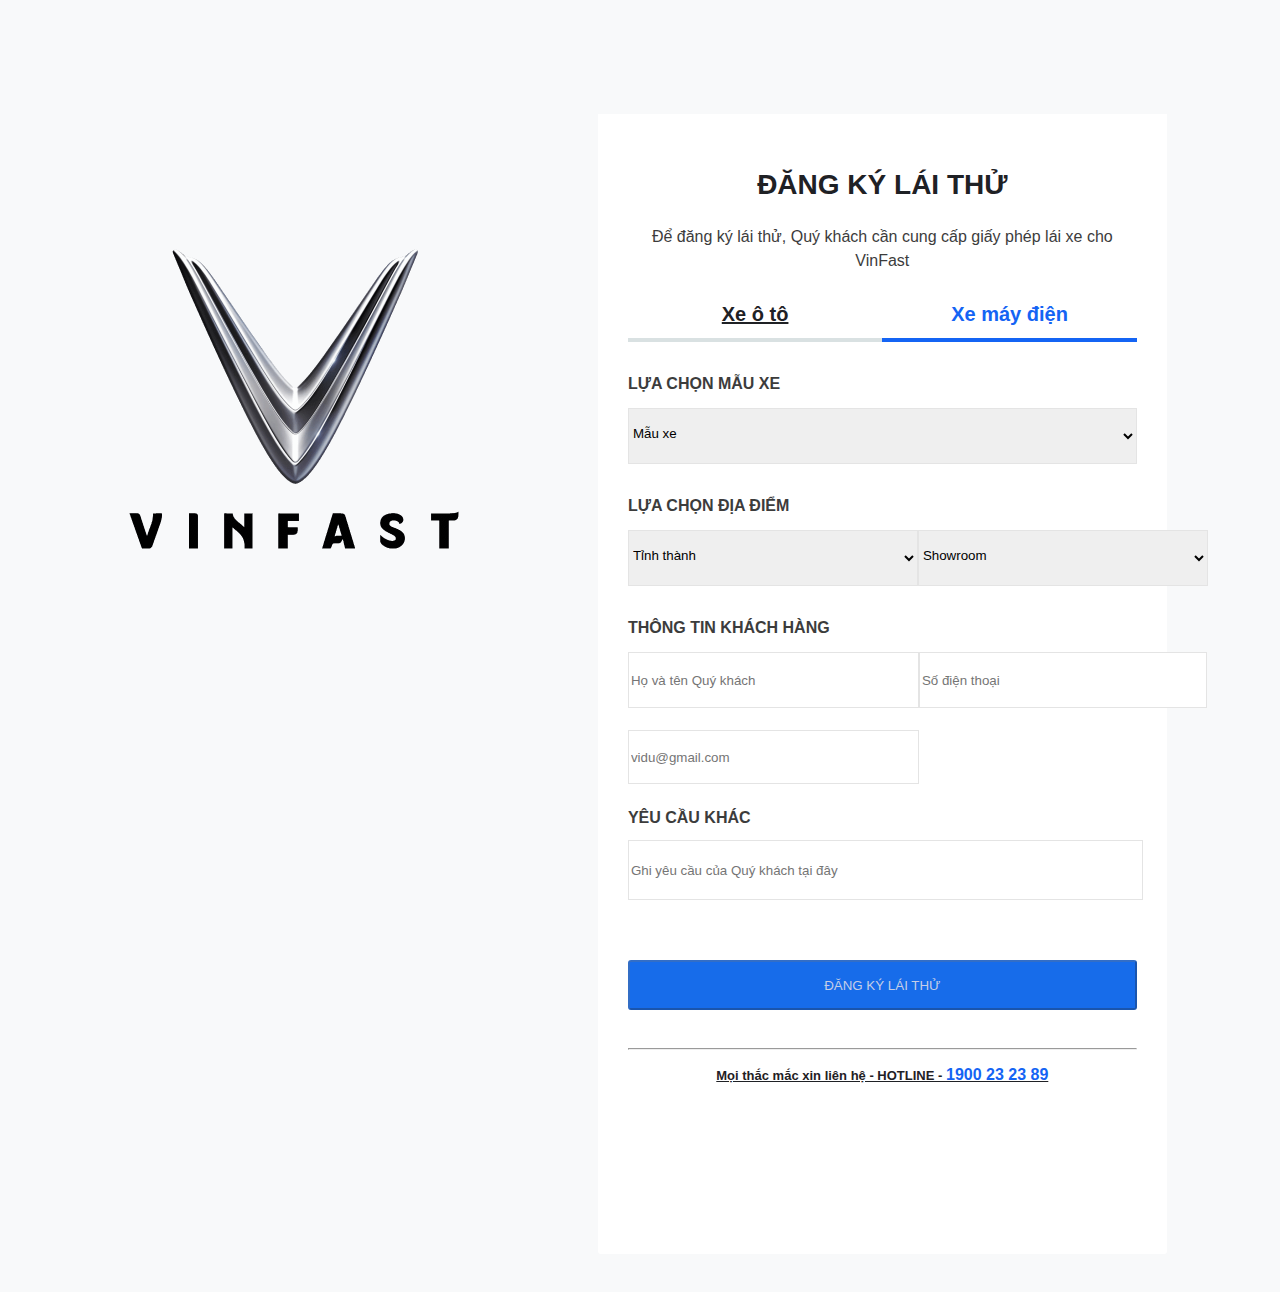
<file: bailam/atomic.html>
<!DOCTYPE html>
<html lang="en">
<head>
    <meta charset="UTF-8">
    <meta name="viewport" content="width=device-width, initial-scale=1.0">
    <title>Document</title>
    <link rel="stylesheet" href="./sheet.css">
</head>
<body>

    <div class="content">
        <div class="image">
            <img src="./logo-xl.png" alt="logo">
        </div>

        <div class="table">
            <form class="control">
                <div id="header">
                    <h2>ĐĂNG KÝ LÁI THỬ</h2>
                    <p>Để đăng ký lái thử, Quý khách cần cung cấp giấy phép lái xe cho VinFast</p>
    
                    <div class="form">
                        <div class="type">
                            <div class="car">
                                <a href="./dangkilaixe.html">Xe ô tô</a>
                            </div>
                        </div>
                        <div class="type">
                            <div class="motorbike">
                                Xe máy điện
                            </div>
                        </div>
                    </div>
    
                    <div class="details model">
                        <span>LỰA CHỌN MẪU XE</span>
                        <div class="input">
                            
                            <select name="Enter" id="product">
                                <option id="attend" disabled selected style="display:none;">Mẫu xe</option>
                                <option data-id="VF 8" value="VF 8" data-type="CAR">VF 8
                                </option>
                                <option data-id="VF e34" value="VF e34" data-type="CAR">VF e34
                                </option>
                            </select>
                            
                        </div>
                    </div>
    
                    <div class="details showroom">
                        <span>LỰA CHỌN ĐỊA ĐIỂM</span>
                        <div class="selection">
                            <div class="input" >
                                <select name="City" id="City" placeholder="Tỉnh thành" data-search-placeholder="Tìm kiếm Tỉnh thành">
                                    <option id="attend" disabled selected style="display:none;">Tỉnh thành</option>
                                </select>
                                
                            </div>
                            <div class="input">
                                <select name="showroom" id="showroom" data-search-placeholder="Tìm kiếm Showroom">
                                    <option id="attend" disabled selected style="display:none;">Showroom</option>
                                </select>
                            </div>
                        </div>
                
                    </div>
    
                    <div class="details customer">
                        <span>THÔNG TIN KHÁCH HÀNG</span>
                        <div class="selection">
                            <div class="input">
                                <input placeholder="Họ và tên Quý khách" id="Name" maxlength="80"
                                    data-invalid="Vui lòng nhập họ và tên" name="last_name" size="20" type="text"
                                    class="custom-required js_numText" value="" fdprocessedid="hk73vs">
                                <div class="invalid-feedback"></div>
                            </div>
        
                            <div class="input">
                                <input placeholder="Số điện thoại" id="phone" maxlength="12" name="phone" size="20" type="text"
                                    class="phone" value="" data-invalid="Tối thiểu 10 chữ số" pattern="^(0|\+[0-9]{2})\d{9}$">
                                <div class="invalid-feedback"></div>
                            </div>
                        </div>
    
                        <div class="input">
                            <input placeholder="vidu@gmail.com" id="email" name="email" type="text" class="email" value=""
                                data-invalid="Sai định dạng email"
                                pattern="^([A-Za-z0-9_\-\.])+\@((\[[0-9]{1,3}\.[0-9]{1,3}\.[0-9]{1,3}\.[0-9]{1,3}\])|(([a-zA-Z\-0-9]+\.)+[a-zA-Z]{2,20}))$">
                            <div class="invalid-feedback"></div>
                        </div>
                    </div>
    
                    <div class="details box">
                        <span>YÊU CẦU KHÁC</span>
                        <div class="note">
                            <input class="noted" type="text" name="noted" value=""
                                placeholder="Ghi yêu cầu của Quý khách tại đây" maxlength="50">
                            <div class="invalid-feedback"></div>
                        </div>
                    </div>
                </div>
    
                <div class="footer">
                    <button class="btn btn-primary btn-register-driver" id="btn-register-driver" disabled="disabled"
                        admicro-data-event="GET_VALUE" admicro-data-auto="1" admicro-data-order="true">ĐĂNG KÝ LÁI THỬ
                    </button>
                    <hr>
                    <a href="tel:1900232389">
                        <p class="hotline">Mọi thắc mắc xin liên hệ - HOTLINE -
                            <span>1900 23 23 89</span>
                        </p>
                    </a>
                </div>
            </form>
        </div>

        
    </div>

    
</body>
</html>
</file>
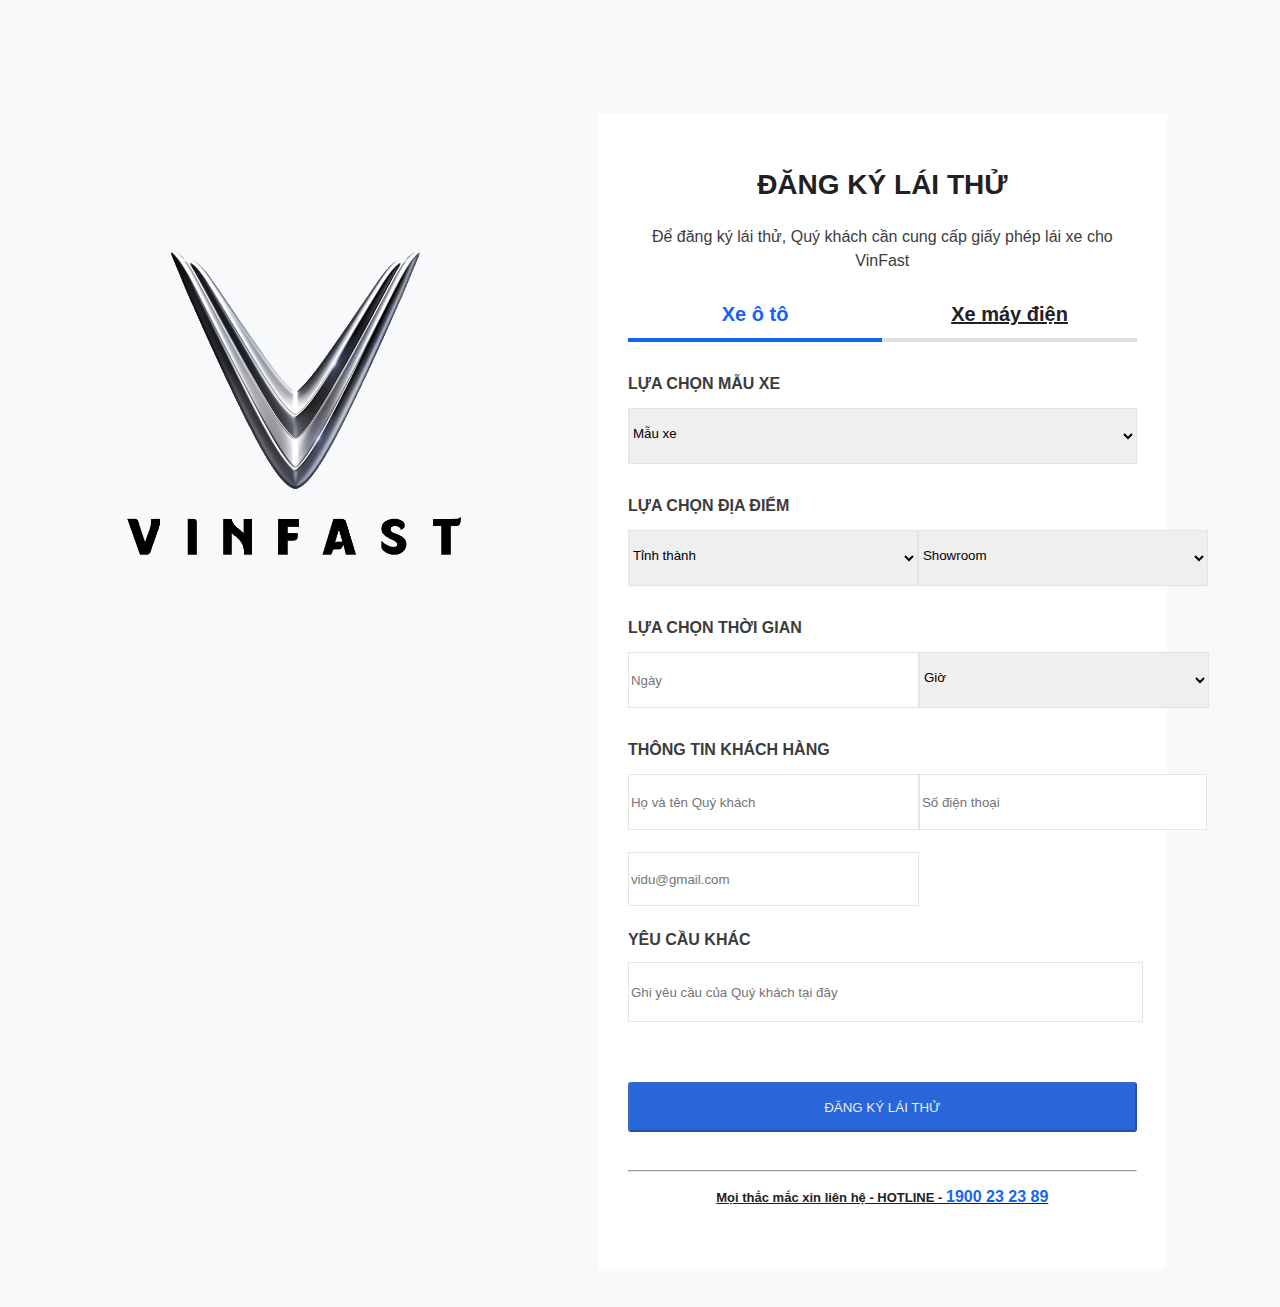
<file: bailam/dangkilaixe.html>
<!DOCTYPE html>
<html lang="en">

<head>
    <meta charset="UTF-8">
    <meta name="viewport" content="width=device-width, initial-scale=1.0">
    <title>Đăng kí lái thử</title>
    <link rel="stylesheet" href="./dangkilaixe.css">
</head>

<body>
    <div class="content">
        <div class="image">
            <img src="./logo-xl.png" alt="logo">
        </div>

        <div class="table">
            <form class="control">
                <div id="header">
                    <h2>ĐĂNG KÝ LÁI THỬ</h2>
                    <p>Để đăng ký lái thử, Quý khách cần cung cấp giấy phép lái xe cho VinFast</p>
    
                    <div class="form">
                        <div class="type">
                            <div class="car">Xe ô tô</div>
                        </div>
                        <div class="type">
                            <div class="motorbike">
                                <a href="./atomic.html">Xe máy điện</a>
                            </div>
                        </div>
                    </div>
    
                    <div class="details model">
                        <span>LỰA CHỌN MẪU XE</span>
                        <div class="input">
                            
                            <select name="Enter" id="product">
                                <option id="attend" disabled selected style="display:none;">Mẫu xe</option>
                                <option data-id="VF 8" value="VF 8" data-type="CAR">VF 8
                                </option>
                                <option data-id="VF e34" value="VF e34" data-type="CAR">VF e34
                                </option>
                            </select>
                            
                        </div>
                    </div>
    
                    <div class="details showroom">
                        <span>LỰA CHỌN ĐỊA ĐIỂM</span>
                        <div class="selection">
                            <div class="input" >
                                <select name="City" id="City" placeholder="Tỉnh thành" data-search-placeholder="Tìm kiếm Tỉnh thành">
                                    <option id="attend" disabled selected style="display:none;">Tỉnh thành</option>
                                </select>
                                
                            </div>
                            <div class="input">
                                <select name="showroom" id="showroom" data-search-placeholder="Tìm kiếm Showroom">
                                    <option id="attend" disabled selected style="display:none;">Showroom</option>
                                </select>
                            </div>
                        </div>
                
                    </div>
    
                    <div class="details date-time">
                        <span>LỰA CHỌN THỜI GIAN</span>
                        <div class="selection">
                            <div class="input">
                                <input type="" placeholder="Ngày" id="scheduleDate" name="scheduleDate" class="scheduleDate">
                                <!-- <label for="scheduleDate" class="label required">
                                    Ngày
                                    <svg width="21" height="20" viewBox="0 0 21 20" fill="none"
                                        xmlns="http://www.w3.org/2000/svg">
                                        <path
                                            d="M8 8.33398V10.0007H6.33333V8.33398H8ZM11.3333 8.33398V10.0007H9.66667V8.33398H11.3333ZM14.6667 8.33398V10.0007H13V8.33398H14.6667ZM16.3333 2.50065C16.7754 2.50065 17.1993 2.67625 17.5118 2.98881C17.8244 3.30137 18 3.72529 18 4.16732V15.834C18 16.276 17.8244 16.6999 17.5118 17.0125C17.1993 17.3251 16.7754 17.5007 16.3333 17.5007H4.66667C4.22464 17.5007 3.80072 17.3251 3.48816 17.0125C3.17559 16.6999 3 16.276 3 15.834V4.16732C3 3.72529 3.17559 3.30137 3.48816 2.98881C3.80072 2.67625 4.22464 2.50065 4.66667 2.50065H5.5V0.833984H7.16667V2.50065H13.8333V0.833984H15.5V2.50065H16.3333ZM16.3333 15.834V6.66732H4.66667V15.834H16.3333ZM8 11.6673V13.334H6.33333V11.6673H8ZM11.3333 11.6673V13.334H9.66667V11.6673H11.3333ZM14.6667 11.6673V13.334H13V11.6673H14.6667Z"
                                            fill="#3C3C3C"></path>
                                    </svg> -->
                            </div>
                            <div class="input">
                                <select id="scheduleTime" name="scheduleTime" class="scheduleTime"
                                    data-select2-id="scheduleTime" tabindex="-1" aria-hidden="true">
                                    <option id="attend" disabled selected style="display:none;">Giờ</option>
                                    
                                    <option value="08:30 - 09:15" data-value="08:30" class="morning-time">08:30</option>
                                    <option value="08:45 - 09:30" data-value="08:45" class="morning-time">08:45</option>
                                    <option value="09:00 - 09:45" data-value="09:00" class="morning-time">09:00</option>
                                    <option value="09:15 - 10:00" data-value="09:15" class="morning-time">09:15</option>
                                    <option value="09:30 - 10:15" data-value="09:30" class="morning-time">09:30</option>
                                    <option value="09:45 - 10:30" data-value="09:45" class="morning-time">09:45</option>
                                    <option value="10:00 - 10:45" data-value="10:00" class="morning-time">10:00</option>
                                    <option value="10:15 - 11:00" data-value="10:15" class="morning-time">10:15</option>
                                    <option value="10:30 - 11:15" data-value="10:30" class="morning-time">10:30</option>
                                    <option value="10:45 - 11:30" data-value="10:45" class="morning-time">10:45</option>
                                    <option value="11:00 - 11:45" data-value="11:00" class="morning-time">11:00</option>
                                    <option value="11:15 - 12:00" data-value="11:15" class="morning-time">11:15</option>
                                    <option value="11:30 - 12:15" data-value="11:30" class="morning-time">11:30</option>
                                    <option value="11:45 - 12:30" data-value="11:45" class="morning-time">11:45</option>
                                    <option value="13:00 - 13:45" data-value="13:00" class="afternoon-time">13:00</option>
                                    <option value="13:15 - 14:00" data-value="13:15" class="afternoon-time">13:15</option>
                                    <option value="13:30 - 14:15" data-value="13:30" class="afternoon-time">13:30</option>
                                    <option value="13:45 - 14:30" data-value="13:45" class="afternoon-time">13:45</option>
                                    <option value="14:00 - 14:45" data-value="14:00" class="afternoon-time">14:00</option>
                                    <option value="14:15 - 15:00" data-value="14:15" class="afternoon-time">14:15</option>
                                    <option value="14:30 - 15:15" data-value="14:30" class="afternoon-time">14:30</option>
                                    <option value="14:45 - 15:30" data-value="14:45" class="afternoon-time">14:45</option>
                                    <option value="15:00 - 15:45" data-value="15:00" class="afternoon-time">15:00</option>
                                    <option value="15:15 - 16:00" data-value="15:15" class="afternoon-time">15:15</option>
                                    <option value="15:30 - 16:15" data-value="15:30" class="afternoon-time">15:30</option>
                                    <option value="15:45 - 16:30" data-value="15:45" class="afternoon-time">15:45</option>
                                    <option value="16:00 - 16:45" data-value="16:00" class="afternoon-time">16:00</option>
                                    <option value="16:15 - 17:00" data-value="16:15" class="afternoon-time">16:15</option>
                                    <option value="16:30 - 17:15" data-value="16:30" class="afternoon-time">16:30</option>
                                    <option value="16:45 - 17:30" data-value="16:45" class="afternoon-time">16:45</option>
                                </select>
                                <!-- <label for="scheduleTime" class="label required">Giờ</label>
                                <svg class="time-icon" width="20" height="20" viewBox="0 0 20 20" fill="none"
                                    xmlns="http://www.w3.org/2000/svg">
                                    <path
                                        d="M12.5424 13.276C12.8465 13.5537 13.3182 13.5322 13.5958 13.2281C13.8735 12.924 13.8521 12.4523 13.548 12.1746L11.2098 10.0397V7.22645C11.2098 6.81462 10.876 6.48075 10.4641 6.48075C10.0523 6.48075 9.71843 6.81461 9.71843 7.22645L9.71843 10.3686C9.71843 10.5782 9.80658 10.778 9.96132 10.9193L12.5424 13.276Z"
                                        fill="#3C3C3C"></path>
                                    <path fill-rule="evenodd" clip-rule="evenodd"
                                        d="M5.72532 1.87972C6.22509 1.51661 6.9246 1.6274 7.28771 2.12718C7.52042 2.44747 7.55848 2.8498 7.42427 3.19304C8.32899 2.82925 9.31708 2.62905 10.3519 2.62905C11.3668 2.62905 12.3367 2.82158 13.227 3.17211C13.1024 2.83353 13.1435 2.44099 13.3715 2.12718C13.7346 1.62741 14.4341 1.51662 14.9339 1.87972L17.3037 3.6015C17.8035 3.96461 17.9143 4.66412 17.5512 5.1639C17.3052 5.50247 16.9049 5.66252 16.5168 5.61766C17.5732 6.955 18.2038 8.6443 18.2038 10.4809C18.2038 14.8173 14.6884 18.3327 10.3519 18.3327C6.0155 18.3327 2.50012 14.8173 2.50012 10.4809C2.50012 8.64111 3.13286 6.94914 4.1926 5.6107C3.78922 5.67599 3.36463 5.51707 3.10803 5.16389C2.74492 4.66412 2.85571 3.96461 3.35549 3.6015L5.72532 1.87972ZM4.73722 10.4809C4.73722 7.37994 7.25102 4.86615 10.3519 4.86615C13.4529 4.86615 15.9667 7.37994 15.9667 10.4809C15.9667 13.5818 13.4529 16.0956 10.3519 16.0956C7.25102 16.0956 4.73723 13.5818 4.73722 10.4809Z"
                                        fill="#3C3C3C"></path>
                                </svg> -->
        
                            </div>
                        </div>
                    </div>
    
                    <div class="details customer">
                        <span>THÔNG TIN KHÁCH HÀNG</span>
                        <div class="selection">
                            <div class="input">
                                <input placeholder="Họ và tên Quý khách" id="Name" maxlength="80"
                                    data-invalid="Vui lòng nhập họ và tên" name="last_name" size="20" type="text"
                                    class="custom-required js_numText" value="" fdprocessedid="hk73vs">
                                <div class="invalid-feedback"></div>
                            </div>
        
                            <!-- <div class="input">
                                <input placeholder="Mã người giới thiệu" id="Code" name="Code" type="text" class="" value=""
                                    data-invalid="Sai định dạng mã giới thiệu" pattern="^[A-Za-z0-9]{1,20}$"
                                    data-missing-error="Trường không được chứa ký tự đặc biệt"
                                    data-parse-error="Mã giới thiệu Khách hàng không tồn tại."
                                    data-dupcustomer-error="Không thể sử dụng mã giới thiệu của chính mình"
                                    data-url="/on/demandware.store/Sites-app_vinfast_vn-Site/vi_VN/Referral-CheckRefCode"
                                    fdprocessedid="dhf2aw">
                                <div class="invalid-feedback"></div>
                            </div> -->
        
                            <div class="input">
                                <input placeholder="Số điện thoại" id="phone" maxlength="12" name="phone" size="20" type="text"
                                    class="phone" value="" data-invalid="Tối thiểu 10 chữ số" pattern="^(0|\+[0-9]{2})\d{9}$">
                                <div class="invalid-feedback"></div>
                            </div>
                        </div>
    
                        <div class="input">
                            <input placeholder="vidu@gmail.com" id="email" name="email" type="text" class="email" value=""
                                data-invalid="Sai định dạng email"
                                pattern="^([A-Za-z0-9_\-\.])+\@((\[[0-9]{1,3}\.[0-9]{1,3}\.[0-9]{1,3}\.[0-9]{1,3}\])|(([a-zA-Z\-0-9]+\.)+[a-zA-Z]{2,20}))$">
                            <div class="invalid-feedback"></div>
                        </div>
                    </div>
    
                    <div class="details box">
                        <span>YÊU CẦU KHÁC</span>
                        <div class="note">
                            <input class="noted" type="text" name="noted" value=""
                                placeholder="Ghi yêu cầu của Quý khách tại đây" maxlength="50">
                            <div class="invalid-feedback"></div>
                        </div>
                    </div>
                </div>
    
                <div class="footer">
                    <button class="btn btn-primary btn-register-driver" id="btn-register-driver" disabled="disabled"
                        admicro-data-event="GET_VALUE" admicro-data-auto="1" admicro-data-order="true">ĐĂNG KÝ LÁI THỬ
                    </button>
                    <hr>
                    <a href="tel:1900232389">
                        <p class="hotline">Mọi thắc mắc xin liên hệ - HOTLINE -
                            <span>1900 23 23 89</span>
                        </p>
                    </a>
                </div>
            </form>
        </div>

        
    </div>
    
</body>

</html>
</file>
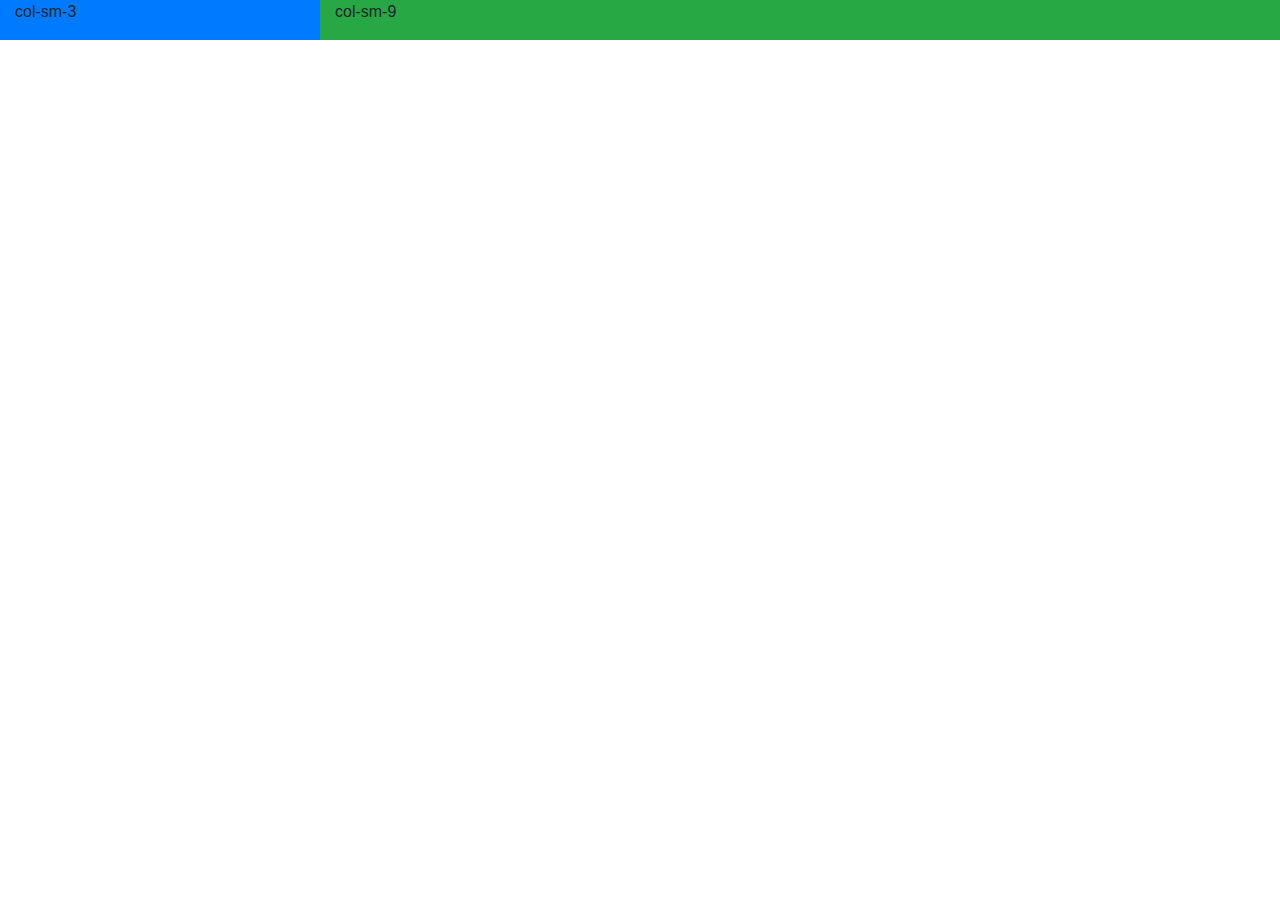
<file: oto/test.html>
<!DOCTYPE html>
<html lang="en">
<head>
    <meta charset="UTF-8">
    <meta name="viewport" content="width=device-width, initial-scale=1.0">
    <title>Document</title>
    <link rel="stylesheet" href="https://maxcdn.bootstrapcdn.com/bootstrap/4.0.0/css/bootstrap.min.css">
    <link rel="stylesheet" href="https://stackpath.bootstrapcdn.com/font-awesome/4.7.0/css/font-awesome.min.css" crossorigin="anonymous">
    <link rel="stylesheet" href="https://cdn.jsdelivr.net/npm/swiper@9/swiper-bundle.min.css" />
</head>
<body>
  <div class= "container-fluid">
     <div class= "row">
        <div class ="col-sm-3 bg-primary">
           <p>col-sm-3</p>
        </div>
        <div class ="col-sm-9 bg-success">
           <p>col-sm-9</p>
        </div>
     </div>
  </div>

  <script src="https://code.jquery.com/jquery-3.2.1.slim.min.js"></script>
  <script src="https://cdnjs.cloudflare.com/ajax/libs/popper.js/1.12.9/umd/popper.min.js"></script>
  <script src="https://maxcdn.bootstrapcdn.com/bootstrap/4.0.0/js/bootstrap.min.js"></script>
</body>
</html>
</file>
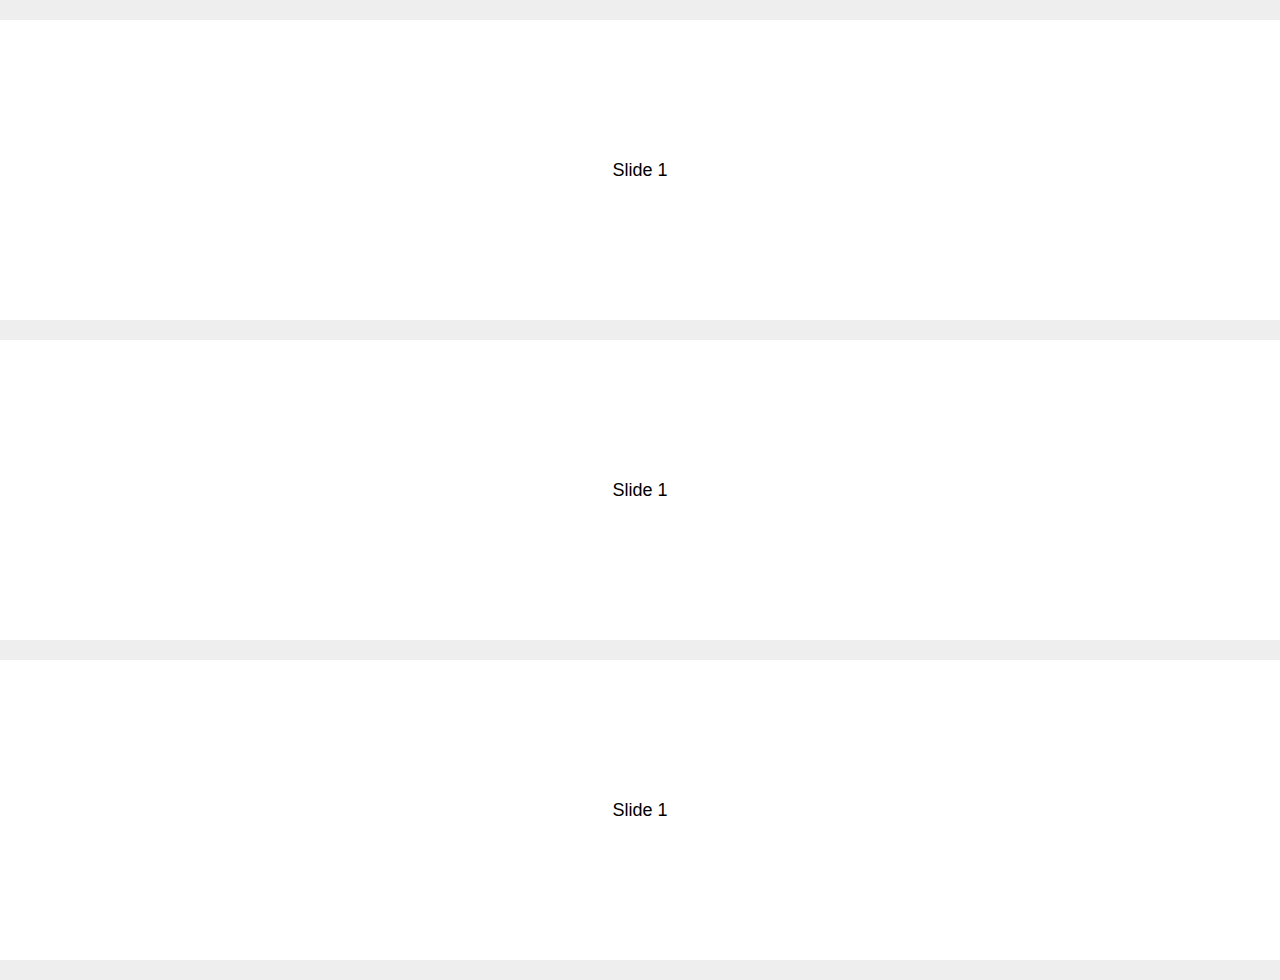
<file: oto/test1.html>
<!DOCTYPE html>
<html lang="en">

<head>
  <meta charset="utf-8">
  <title>Swiper demo</title>
  <meta name="viewport" content="width=device-width, initial-scale=1, minimum-scale=1, maximum-scale=1">
  <link rel="stylesheet" href="https://cdn.jsdelivr.net/npm/swiper@9/swiper-bundle.min.css" />
  
  <style>
    body {
      background: #eee;
      font-family: Helvetica Neue, Helvetica, Arial, sans-serif;
      font-size: 14px;
      color: #000;
      margin: 0;
      padding: 0;
    }

    .swiper {
      width: 100%;
      height: 300px;
      margin: 20px 0;
    }

    .swiper-slide {
      text-align: center;
      font-size: 18px;
      background: #fff;

      /* Center slide text vertically */
      display: -webkit-box;
      display: -ms-flexbox;
      display: -webkit-flex;
      display: flex;
      -webkit-box-pack: center;
      -ms-flex-pack: center;
      -webkit-justify-content: center;
      justify-content: center;
      -webkit-box-align: center;
      -ms-flex-align: center;
      -webkit-align-items: center;
      align-items: center;
    }
  </style>
</head>



<body>
  <!-- Swiper -->
  <div class="swiper swiper1">
    <div class="swiper-wrapper">
      <div class="swiper-slide">Slide 1</div>
      <div class="swiper-slide">Slide 2</div>
      <div class="swiper-slide">Slide 3</div>
      <div class="swiper-slide">Slide 4</div>
      <div class="swiper-slide">Slide 5</div>
      <div class="swiper-slide">Slide 6</div>
      <div class="swiper-slide">Slide 7</div>
      <div class="swiper-slide">Slide 8</div>
      <div class="swiper-slide">Slide 9</div>
      <div class="swiper-slide">Slide 10</div>
    </div>
    <!-- Add Pagination -->
    <div class="swiper-pagination swiper-pagination1"></div>
  </div>

  <!-- Swiper -->
  <div class="swiper swiper2">
    <div class="swiper-wrapper">
      <div class="swiper-slide">Slide 1</div>
      <div class="swiper-slide">Slide 2</div>
      <div class="swiper-slide">Slide 3</div>
      <div class="swiper-slide">Slide 4</div>
      <div class="swiper-slide">Slide 5</div>
      <div class="swiper-slide">Slide 6</div>
      <div class="swiper-slide">Slide 7</div>
      <div class="swiper-slide">Slide 8</div>
      <div class="swiper-slide">Slide 9</div>
      <div class="swiper-slide">Slide 10</div>
    </div>
    <!-- Add Pagination -->
    <div class="swiper-pagination swiper-pagination2"></div>
  </div>

  <!-- Swiper -->
  <div class="swiper swiper3">
    <div class="swiper-wrapper">
      <div class="swiper-slide">Slide 1</div>
      <div class="swiper-slide">Slide 2</div>
      <div class="swiper-slide">Slide 3</div>
      <div class="swiper-slide">Slide 4</div>
      <div class="swiper-slide">Slide 5</div>
      <div class="swiper-slide">Slide 6</div>
      <div class="swiper-slide">Slide 7</div>
      <div class="swiper-slide">Slide 8</div>
      <div class="swiper-slide">Slide 9</div>
      <div class="swiper-slide">Slide 10</div>
    </div>
    <!-- Add Pagination -->
    <div class="swiper-pagination swiper-pagination3"></div>
  </div>

  <script src="https://cdn.jsdelivr.net/npm/swiper@9/swiper-bundle.min.js"></script>


  <!-- Initialize Swiper -->
  <script type="module">
    import Swiper from 'swiper/swiper-bundle.esm.js';
    import 'swiper/swiper-bundle.css';
    var swiper1 = new Swiper('.swiper1', {
      spaceBetween: 30,
      pagination: {
        el: '.swiper-pagination1',
        clickable: true,
      },
    });
    var swiper2 = new Swiper('.swiper2', {
      spaceBetween: 30,
      pagination: {
        el: '.swiper-pagination2',
        clickable: true,
      },
    });
    var swiper3 = new Swiper('.swiper3', {
      spaceBetween: 30,
      pagination: {
        el: '.swiper-pagination3',
        clickable: true,
      },
    });
  </script>

  <!-- Demo styles -->
  
</body>

</html>
</file>
<file: oto/assets/fonts/themify-icons-font/themify-icons/demo-files/demo.css>
body {
	font: normal 1em/1.5em Arial, Helvetica, sans-serif;
	max-width: 90%;
	margin: 30px auto 0;
}
h1, h3 {
	font-weight: normal;
}
h3 {
	font-size: 1.4;
	text-transform: uppercase;
	letter-spacing: 1px;
}

.icon-section {
	margin: 0 0 3em;
	clear: both;
	overflow: hidden;
}
.icon-container {
	width: 240px; 
	padding: .7em 0;
	float: left; 
	position: relative;
	text-align: left;
}
.icon-container [class^="ti-"], 
.icon-container [class*=" ti-"] {
	color: #000;
	position: absolute;
	margin-top: 3px;
	transition: .3s;
}
.icon-container:hover [class^="ti-"],
.icon-container:hover [class*=" ti-"] {
	font-size: 2.2em;
	margin-top: -5px;
}
.icon-container:hover .icon-name {
	color: #000;
}
.icon-name {
	color: #aaa;
	margin-left: 35px;
	font-size: .8em;
	transition: .3s;
}
.icon-container:hover .icon-name {
	margin-left: 45px;
}
</file>
<file: oto/assets/fonts/themify-icons-font/themify-icons/themify-icons.css>
@font-face {
	font-family: 'themify';
	src:url('fonts/themify.eot?-fvbane');
	src:url('fonts/themify.eot?#iefix-fvbane') format('embedded-opentype'),
		url('fonts/themify.woff?-fvbane') format('woff'),
		url('fonts/themify.ttf?-fvbane') format('truetype'),
		url('fonts/themify.svg?-fvbane#themify') format('svg');
	font-weight: normal;
	font-style: normal;
}

[class^="ti-"], [class*=" ti-"] {
	font-family: 'themify';
	speak: none;
	font-style: normal;
	font-weight: normal;
	font-variant: normal;
	text-transform: none;
	line-height: 1;

	/* Better Font Rendering =========== */
	-webkit-font-smoothing: antialiased;
	-moz-osx-font-smoothing: grayscale;
}

.ti-wand:before {
	content: "\e600";
}
.ti-volume:before {
	content: "\e601";
}
.ti-user:before {
	content: "\e602";
}
.ti-unlock:before {
	content: "\e603";
}
.ti-unlink:before {
	content: "\e604";
}
.ti-trash:before {
	content: "\e605";
}
.ti-thought:before {
	content: "\e606";
}
.ti-target:before {
	content: "\e607";
}
.ti-tag:before {
	content: "\e608";
}
.ti-tablet:before {
	content: "\e609";
}
.ti-star:before {
	content: "\e60a";
}
.ti-spray:before {
	content: "\e60b";
}
.ti-signal:before {
	content: "\e60c";
}
.ti-shopping-cart:before {
	content: "\e60d";
}
.ti-shopping-cart-full:before {
	content: "\e60e";
}
.ti-settings:before {
	content: "\e60f";
}
.ti-search:before {
	content: "\e610";
}
.ti-zoom-in:before {
	content: "\e611";
}
.ti-zoom-out:before {
	content: "\e612";
}
.ti-cut:before {
	content: "\e613";
}
.ti-ruler:before {
	content: "\e614";
}
.ti-ruler-pencil:before {
	content: "\e615";
}
.ti-ruler-alt:before {
	content: "\e616";
}
.ti-bookmark:before {
	content: "\e617";
}
.ti-bookmark-alt:before {
	content: "\e618";
}
.ti-reload:before {
	content: "\e619";
}
.ti-plus:before {
	content: "\e61a";
}
.ti-pin:before {
	content: "\e61b";
}
.ti-pencil:before {
	content: "\e61c";
}
.ti-pencil-alt:before {
	content: "\e61d";
}
.ti-paint-roller:before {
	content: "\e61e";
}
.ti-paint-bucket:before {
	content: "\e61f";
}
.ti-na:before {
	content: "\e620";
}
.ti-mobile:before {
	content: "\e621";
}
.ti-minus:before {
	content: "\e622";
}
.ti-medall:before {
	content: "\e623";
}
.ti-medall-alt:before {
	content: "\e624";
}
.ti-marker:before {
	content: "\e625";
}
.ti-marker-alt:before {
	content: "\e626";
}
.ti-arrow-up:before {
	content: "\e627";
}
.ti-arrow-right:before {
	content: "\e628";
}
.ti-arrow-left:before {
	content: "\e629";
}
.ti-arrow-down:before {
	content: "\e62a";
}
.ti-lock:before {
	content: "\e62b";
}
.ti-location-arrow:before {
	content: "\e62c";
}
.ti-link:before {
	content: "\e62d";
}
.ti-layout:before {
	content: "\e62e";
}
.ti-layers:before {
	content: "\e62f";
}
.ti-layers-alt:before {
	content: "\e630";
}
.ti-key:before {
	content: "\e631";
}
.ti-import:before {
	content: "\e632";
}
.ti-image:before {
	content: "\e633";
}
.ti-heart:before {
	content: "\e634";
}
.ti-heart-broken:before {
	content: "\e635";
}
.ti-hand-stop:before {
	content: "\e636";
}
.ti-hand-open:before {
	content: "\e637";
}
.ti-hand-drag:before {
	content: "\e638";
}
.ti-folder:before {
	content: "\e639";
}
.ti-flag:before {
	content: "\e63a";
}
.ti-flag-alt:before {
	content: "\e63b";
}
.ti-flag-alt-2:before {
	content: "\e63c";
}
.ti-eye:before {
	content: "\e63d";
}
.ti-export:before {
	content: "\e63e";
}
.ti-exchange-vertical:before {
	content: "\e63f";
}
.ti-desktop:before {
	content: "\e640";
}
.ti-cup:before {
	content: "\e641";
}
.ti-crown:before {
	content: "\e642";
}
.ti-comments:before {
	content: "\e643";
}
.ti-comment:before {
	content: "\e644";
}
.ti-comment-alt:before {
	content: "\e645";
}
.ti-close:before {
	content: "\e646";
}
.ti-clip:before {
	content: "\e647";
}
.ti-angle-up:before {
	content: "\e648";
}
.ti-angle-right:before {
	content: "\e649";
}
.ti-angle-left:before {
	content: "\e64a";
}
.ti-angle-down:before {
	content: "\e64b";
}
.ti-check:before {
	content: "\e64c";
}
.ti-check-box:before {
	content: "\e64d";
}
.ti-camera:before {
	content: "\e64e";
}
.ti-announcement:before {
	content: "\e64f";
}
.ti-brush:before {
	content: "\e650";
}
.ti-briefcase:before {
	content: "\e651";
}
.ti-bolt:before {
	content: "\e652";
}
.ti-bolt-alt:before {
	content: "\e653";
}
.ti-blackboard:before {
	content: "\e654";
}
.ti-bag:before {
	content: "\e655";
}
.ti-move:before {
	content: "\e656";
}
.ti-arrows-vertical:before {
	content: "\e657";
}
.ti-arrows-horizontal:before {
	content: "\e658";
}
.ti-fullscreen:before {
	content: "\e659";
}
.ti-arrow-top-right:before {
	content: "\e65a";
}
.ti-arrow-top-left:before {
	content: "\e65b";
}
.ti-arrow-circle-up:before {
	content: "\e65c";
}
.ti-arrow-circle-right:before {
	content: "\e65d";
}
.ti-arrow-circle-left:before {
	content: "\e65e";
}
.ti-arrow-circle-down:before {
	content: "\e65f";
}
.ti-angle-double-up:before {
	content: "\e660";
}
.ti-angle-double-right:before {
	content: "\e661";
}
.ti-angle-double-left:before {
	content: "\e662";
}
.ti-angle-double-down:before {
	content: "\e663";
}
.ti-zip:before {
	content: "\e664";
}
.ti-world:before {
	content: "\e665";
}
.ti-wheelchair:before {
	content: "\e666";
}
.ti-view-list:before {
	content: "\e667";
}
.ti-view-list-alt:before {
	content: "\e668";
}
.ti-view-grid:before {
	content: "\e669";
}
.ti-uppercase:before {
	content: "\e66a";
}
.ti-upload:before {
	content: "\e66b";
}
.ti-underline:before {
	content: "\e66c";
}
.ti-truck:before {
	content: "\e66d";
}
.ti-timer:before {
	content: "\e66e";
}
.ti-ticket:before {
	content: "\e66f";
}
.ti-thumb-up:before {
	content: "\e670";
}
.ti-thumb-down:before {
	content: "\e671";
}
.ti-text:before {
	content: "\e672";
}
.ti-stats-up:before {
	content: "\e673";
}
.ti-stats-down:before {
	content: "\e674";
}
.ti-split-v:before {
	content: "\e675";
}
.ti-split-h:before {
	content: "\e676";
}
.ti-smallcap:before {
	content: "\e677";
}
.ti-shine:before {
	content: "\e678";
}
.ti-shift-right:before {
	content: "\e679";
}
.ti-shift-left:before {
	content: "\e67a";
}
.ti-shield:before {
	content: "\e67b";
}
.ti-notepad:before {
	content: "\e67c";
}
.ti-server:before {
	content: "\e67d";
}
.ti-quote-right:before {
	content: "\e67e";
}
.ti-quote-left:before {
	content: "\e67f";
}
.ti-pulse:before {
	content: "\e680";
}
.ti-printer:before {
	content: "\e681";
}
.ti-power-off:before {
	content: "\e682";
}
.ti-plug:before {
	content: "\e683";
}
.ti-pie-chart:before {
	content: "\e684";
}
.ti-paragraph:before {
	content: "\e685";
}
.ti-panel:before {
	content: "\e686";
}
.ti-package:before {
	content: "\e687";
}
.ti-music:before {
	content: "\e688";
}
.ti-music-alt:before {
	content: "\e689";
}
.ti-mouse:before {
	content: "\e68a";
}
.ti-mouse-alt:before {
	content: "\e68b";
}
.ti-money:before {
	content: "\e68c";
}
.ti-microphone:before {
	content: "\e68d";
}
.ti-menu:before {
	content: "\e68e";
}
.ti-menu-alt:before {
	content: "\e68f";
}
.ti-map:before {
	content: "\e690";
}
.ti-map-alt:before {
	content: "\e691";
}
.ti-loop:before {
	content: "\e692";
}
.ti-location-pin:before {
	content: "\e693";
}
.ti-list:before {
	content: "\e694";
}
.ti-light-bulb:before {
	content: "\e695";
}
.ti-Italic:before {
	content: "\e696";
}
.ti-info:before {
	content: "\e697";
}
.ti-infinite:before {
	content: "\e698";
}
.ti-id-badge:before {
	content: "\e699";
}
.ti-hummer:before {
	content: "\e69a";
}
.ti-home:before {
	content: "\e69b";
}
.ti-help:before {
	content: "\e69c";
}
.ti-headphone:before {
	content: "\e69d";
}
.ti-harddrives:before {
	content: "\e69e";
}
.ti-harddrive:before {
	content: "\e69f";
}
.ti-gift:before {
	content: "\e6a0";
}
.ti-game:before {
	content: "\e6a1";
}
.ti-filter:before {
	content: "\e6a2";
}
.ti-files:before {
	content: "\e6a3";
}
.ti-file:before {
	content: "\e6a4";
}
.ti-eraser:before {
	content: "\e6a5";
}
.ti-envelope:before {
	content: "\e6a6";
}
.ti-download:before {
	content: "\e6a7";
}
.ti-direction:before {
	content: "\e6a8";
}
.ti-direction-alt:before {
	content: "\e6a9";
}
.ti-dashboard:before {
	content: "\e6aa";
}
.ti-control-stop:before {
	content: "\e6ab";
}
.ti-control-shuffle:before {
	content: "\e6ac";
}
.ti-control-play:before {
	content: "\e6ad";
}
.ti-control-pause:before {
	content: "\e6ae";
}
.ti-control-forward:before {
	content: "\e6af";
}
.ti-control-backward:before {
	content: "\e6b0";
}
.ti-cloud:before {
	content: "\e6b1";
}
.ti-cloud-up:before {
	content: "\e6b2";
}
.ti-cloud-down:before {
	content: "\e6b3";
}
.ti-clipboard:before {
	content: "\e6b4";
}
.ti-car:before {
	content: "\e6b5";
}
.ti-calendar:before {
	content: "\e6b6";
}
.ti-book:before {
	content: "\e6b7";
}
.ti-bell:before {
	content: "\e6b8";
}
.ti-basketball:before {
	content: "\e6b9";
}
.ti-bar-chart:before {
	content: "\e6ba";
}
.ti-bar-chart-alt:before {
	content: "\e6bb";
}
.ti-back-right:before {
	content: "\e6bc";
}
.ti-back-left:before {
	content: "\e6bd";
}
.ti-arrows-corner:before {
	content: "\e6be";
}
.ti-archive:before {
	content: "\e6bf";
}
.ti-anchor:before {
	content: "\e6c0";
}
.ti-align-right:before {
	content: "\e6c1";
}
.ti-align-left:before {
	content: "\e6c2";
}
.ti-align-justify:before {
	content: "\e6c3";
}
.ti-align-center:before {
	content: "\e6c4";
}
.ti-alert:before {
	content: "\e6c5";
}
.ti-alarm-clock:before {
	content: "\e6c6";
}
.ti-agenda:before {
	content: "\e6c7";
}
.ti-write:before {
	content: "\e6c8";
}
.ti-window:before {
	content: "\e6c9";
}
.ti-widgetized:before {
	content: "\e6ca";
}
.ti-widget:before {
	content: "\e6cb";
}
.ti-widget-alt:before {
	content: "\e6cc";
}
.ti-wallet:before {
	content: "\e6cd";
}
.ti-video-clapper:before {
	content: "\e6ce";
}
.ti-video-camera:before {
	content: "\e6cf";
}
.ti-vector:before {
	content: "\e6d0";
}
.ti-themify-logo:before {
	content: "\e6d1";
}
.ti-themify-favicon:before {
	content: "\e6d2";
}
.ti-themify-favicon-alt:before {
	content: "\e6d3";
}
.ti-support:before {
	content: "\e6d4";
}
.ti-stamp:before {
	content: "\e6d5";
}
.ti-split-v-alt:before {
	content: "\e6d6";
}
.ti-slice:before {
	content: "\e6d7";
}
.ti-shortcode:before {
	content: "\e6d8";
}
.ti-shift-right-alt:before {
	content: "\e6d9";
}
.ti-shift-left-alt:before {
	content: "\e6da";
}
.ti-ruler-alt-2:before {
	content: "\e6db";
}
.ti-receipt:before {
	content: "\e6dc";
}
.ti-pin2:before {
	content: "\e6dd";
}
.ti-pin-alt:before {
	content: "\e6de";
}
.ti-pencil-alt2:before {
	content: "\e6df";
}
.ti-palette:before {
	content: "\e6e0";
}
.ti-more:before {
	content: "\e6e1";
}
.ti-more-alt:before {
	content: "\e6e2";
}
.ti-microphone-alt:before {
	content: "\e6e3";
}
.ti-magnet:before {
	content: "\e6e4";
}
.ti-line-double:before {
	content: "\e6e5";
}
.ti-line-dotted:before {
	content: "\e6e6";
}
.ti-line-dashed:before {
	content: "\e6e7";
}
.ti-layout-width-full:before {
	content: "\e6e8";
}
.ti-layout-width-default:before {
	content: "\e6e9";
}
.ti-layout-width-default-alt:before {
	content: "\e6ea";
}
.ti-layout-tab:before {
	content: "\e6eb";
}
.ti-layout-tab-window:before {
	content: "\e6ec";
}
.ti-layout-tab-v:before {
	content: "\e6ed";
}
.ti-layout-tab-min:before {
	content: "\e6ee";
}
.ti-layout-slider:before {
	content: "\e6ef";
}
.ti-layout-slider-alt:before {
	content: "\e6f0";
}
.ti-layout-sidebar-right:before {
	content: "\e6f1";
}
.ti-layout-sidebar-none:before {
	content: "\e6f2";
}
.ti-layout-sidebar-left:before {
	content: "\e6f3";
}
.ti-layout-placeholder:before {
	content: "\e6f4";
}
.ti-layout-menu:before {
	content: "\e6f5";
}
.ti-layout-menu-v:before {
	content: "\e6f6";
}
.ti-layout-menu-separated:before {
	content: "\e6f7";
}
.ti-layout-menu-full:before {
	content: "\e6f8";
}
.ti-layout-media-right-alt:before {
	content: "\e6f9";
}
.ti-layout-media-right:before {
	content: "\e6fa";
}
.ti-layout-media-overlay:before {
	content: "\e6fb";
}
.ti-layout-media-overlay-alt:before {
	content: "\e6fc";
}
.ti-layout-media-overlay-alt-2:before {
	content: "\e6fd";
}
.ti-layout-media-left-alt:before {
	content: "\e6fe";
}
.ti-layout-media-left:before {
	content: "\e6ff";
}
.ti-layout-media-center-alt:before {
	content: "\e700";
}
.ti-layout-media-center:before {
	content: "\e701";
}
.ti-layout-list-thumb:before {
	content: "\e702";
}
.ti-layout-list-thumb-alt:before {
	content: "\e703";
}
.ti-layout-list-post:before {
	content: "\e704";
}
.ti-layout-list-large-image:before {
	content: "\e705";
}
.ti-layout-line-solid:before {
	content: "\e706";
}
.ti-layout-grid4:before {
	content: "\e707";
}
.ti-layout-grid3:before {
	content: "\e708";
}
.ti-layout-grid2:before {
	content: "\e709";
}
.ti-layout-grid2-thumb:before {
	content: "\e70a";
}
.ti-layout-cta-right:before {
	content: "\e70b";
}
.ti-layout-cta-left:before {
	content: "\e70c";
}
.ti-layout-cta-center:before {
	content: "\e70d";
}
.ti-layout-cta-btn-right:before {
	content: "\e70e";
}
.ti-layout-cta-btn-left:before {
	content: "\e70f";
}
.ti-layout-column4:before {
	content: "\e710";
}
.ti-layout-column3:before {
	content: "\e711";
}
.ti-layout-column2:before {
	content: "\e712";
}
.ti-layout-accordion-separated:before {
	content: "\e713";
}
.ti-layout-accordion-merged:before {
	content: "\e714";
}
.ti-layout-accordion-list:before {
	content: "\e715";
}
.ti-ink-pen:before {
	content: "\e716";
}
.ti-info-alt:before {
	content: "\e717";
}
.ti-help-alt:before {
	content: "\e718";
}
.ti-headphone-alt:before {
	content: "\e719";
}
.ti-hand-point-up:before {
	content: "\e71a";
}
.ti-hand-point-right:before {
	content: "\e71b";
}
.ti-hand-point-left:before {
	content: "\e71c";
}
.ti-hand-point-down:before {
	content: "\e71d";
}
.ti-gallery:before {
	content: "\e71e";
}
.ti-face-smile:before {
	content: "\e71f";
}
.ti-face-sad:before {
	content: "\e720";
}
.ti-credit-card:before {
	content: "\e721";
}
.ti-control-skip-forward:before {
	content: "\e722";
}
.ti-control-skip-backward:before {
	content: "\e723";
}
.ti-control-record:before {
	content: "\e724";
}
.ti-control-eject:before {
	content: "\e725";
}
.ti-comments-smiley:before {
	content: "\e726";
}
.ti-brush-alt:before {
	content: "\e727";
}
.ti-youtube:before {
	content: "\e728";
}
.ti-vimeo:before {
	content: "\e729";
}
.ti-twitter:before {
	content: "\e72a";
}
.ti-time:before {
	content: "\e72b";
}
.ti-tumblr:before {
	content: "\e72c";
}
.ti-skype:before {
	content: "\e72d";
}
.ti-share:before {
	content: "\e72e";
}
.ti-share-alt:before {
	content: "\e72f";
}
.ti-rocket:before {
	content: "\e730";
}
.ti-pinterest:before {
	content: "\e731";
}
.ti-new-window:before {
	content: "\e732";
}
.ti-microsoft:before {
	content: "\e733";
}
.ti-list-ol:before {
	content: "\e734";
}
.ti-linkedin:before {
	content: "\e735";
}
.ti-layout-sidebar-2:before {
	content: "\e736";
}
.ti-layout-grid4-alt:before {
	content: "\e737";
}
.ti-layout-grid3-alt:before {
	content: "\e738";
}
.ti-layout-grid2-alt:before {
	content: "\e739";
}
.ti-layout-column4-alt:before {
	content: "\e73a";
}
.ti-layout-column3-alt:before {
	content: "\e73b";
}
.ti-layout-column2-alt:before {
	content: "\e73c";
}
.ti-instagram:before {
	content: "\e73d";
}
.ti-google:before {
	content: "\e73e";
}
.ti-github:before {
	content: "\e73f";
}
.ti-flickr:before {
	content: "\e740";
}
.ti-facebook:before {
	content: "\e741";
}
.ti-dropbox:before {
	content: "\e742";
}
.ti-dribbble:before {
	content: "\e743";
}
.ti-apple:before {
	content: "\e744";
}
.ti-android:before {
	content: "\e745";
}
.ti-save:before {
	content: "\e746";
}
.ti-save-alt:before {
	content: "\e747";
}
.ti-yahoo:before {
	content: "\e748";
}
.ti-wordpress:before {
	content: "\e749";
}
.ti-vimeo-alt:before {
	content: "\e74a";
}
.ti-twitter-alt:before {
	content: "\e74b";
}
.ti-tumblr-alt:before {
	content: "\e74c";
}
.ti-trello:before {
	content: "\e74d";
}
.ti-stack-overflow:before {
	content: "\e74e";
}
.ti-soundcloud:before {
	content: "\e74f";
}
.ti-sharethis:before {
	content: "\e750";
}
.ti-sharethis-alt:before {
	content: "\e751";
}
.ti-reddit:before {
	content: "\e752";
}
.ti-pinterest-alt:before {
	content: "\e753";
}
.ti-microsoft-alt:before {
	content: "\e754";
}
.ti-linux:before {
	content: "\e755";
}
.ti-jsfiddle:before {
	content: "\e756";
}
.ti-joomla:before {
	content: "\e757";
}
.ti-html5:before {
	content: "\e758";
}
.ti-flickr-alt:before {
	content: "\e759";
}
.ti-email:before {
	content: "\e75a";
}
.ti-drupal:before {
	content: "\e75b";
}
.ti-dropbox-alt:before {
	content: "\e75c";
}
.ti-css3:before {
	content: "\e75d";
}
.ti-rss:before {
	content: "\e75e";
}
.ti-rss-alt:before {
	content: "\e75f";
}
</file>
<file: oto/assets/fonts/themify-icons-font/themify-icons/ie7/ie7.css>
.ti-wand {
	*zoom: expression(this.runtimeStyle['zoom'] = '1', this.innerHTML = '&#xe600;');
}
.ti-volume {
	*zoom: expression(this.runtimeStyle['zoom'] = '1', this.innerHTML = '&#xe601;');
}
.ti-user {
	*zoom: expression(this.runtimeStyle['zoom'] = '1', this.innerHTML = '&#xe602;');
}
.ti-unlock {
	*zoom: expression(this.runtimeStyle['zoom'] = '1', this.innerHTML = '&#xe603;');
}
.ti-unlink {
	*zoom: expression(this.runtimeStyle['zoom'] = '1', this.innerHTML = '&#xe604;');
}
.ti-trash {
	*zoom: expression(this.runtimeStyle['zoom'] = '1', this.innerHTML = '&#xe605;');
}
.ti-thought {
	*zoom: expression(this.runtimeStyle['zoom'] = '1', this.innerHTML = '&#xe606;');
}
.ti-target {
	*zoom: expression(this.runtimeStyle['zoom'] = '1', this.innerHTML = '&#xe607;');
}
.ti-tag {
	*zoom: expression(this.runtimeStyle['zoom'] = '1', this.innerHTML = '&#xe608;');
}
.ti-tablet {
	*zoom: expression(this.runtimeStyle['zoom'] = '1', this.innerHTML = '&#xe609;');
}
.ti-star {
	*zoom: expression(this.runtimeStyle['zoom'] = '1', this.innerHTML = '&#xe60a;');
}
.ti-spray {
	*zoom: expression(this.runtimeStyle['zoom'] = '1', this.innerHTML = '&#xe60b;');
}
.ti-signal {
	*zoom: expression(this.runtimeStyle['zoom'] = '1', this.innerHTML = '&#xe60c;');
}
.ti-shopping-cart {
	*zoom: expression(this.runtimeStyle['zoom'] = '1', this.innerHTML = '&#xe60d;');
}
.ti-shopping-cart-full {
	*zoom: expression(this.runtimeStyle['zoom'] = '1', this.innerHTML = '&#xe60e;');
}
.ti-settings {
	*zoom: expression(this.runtimeStyle['zoom'] = '1', this.innerHTML = '&#xe60f;');
}
.ti-search {
	*zoom: expression(this.runtimeStyle['zoom'] = '1', this.innerHTML = '&#xe610;');
}
.ti-zoom-in {
	*zoom: expression(this.runtimeStyle['zoom'] = '1', this.innerHTML = '&#xe611;');
}
.ti-zoom-out {
	*zoom: expression(this.runtimeStyle['zoom'] = '1', this.innerHTML = '&#xe612;');
}
.ti-cut {
	*zoom: expression(this.runtimeStyle['zoom'] = '1', this.innerHTML = '&#xe613;');
}
.ti-ruler {
	*zoom: expression(this.runtimeStyle['zoom'] = '1', this.innerHTML = '&#xe614;');
}
.ti-ruler-pencil {
	*zoom: expression(this.runtimeStyle['zoom'] = '1', this.innerHTML = '&#xe615;');
}
.ti-ruler-alt {
	*zoom: expression(this.runtimeStyle['zoom'] = '1', this.innerHTML = '&#xe616;');
}
.ti-bookmark {
	*zoom: expression(this.runtimeStyle['zoom'] = '1', this.innerHTML = '&#xe617;');
}
.ti-bookmark-alt {
	*zoom: expression(this.runtimeStyle['zoom'] = '1', this.innerHTML = '&#xe618;');
}
.ti-reload {
	*zoom: expression(this.runtimeStyle['zoom'] = '1', this.innerHTML = '&#xe619;');
}
.ti-plus {
	*zoom: expression(this.runtimeStyle['zoom'] = '1', this.innerHTML = '&#xe61a;');
}
.ti-pin {
	*zoom: expression(this.runtimeStyle['zoom'] = '1', this.innerHTML = '&#xe61b;');
}
.ti-pencil {
	*zoom: expression(this.runtimeStyle['zoom'] = '1', this.innerHTML = '&#xe61c;');
}
.ti-pencil-alt {
	*zoom: expression(this.runtimeStyle['zoom'] = '1', this.innerHTML = '&#xe61d;');
}
.ti-paint-roller {
	*zoom: expression(this.runtimeStyle['zoom'] = '1', this.innerHTML = '&#xe61e;');
}
.ti-paint-bucket {
	*zoom: expression(this.runtimeStyle['zoom'] = '1', this.innerHTML = '&#xe61f;');
}
.ti-na {
	*zoom: expression(this.runtimeStyle['zoom'] = '1', this.innerHTML = '&#xe620;');
}
.ti-mobile {
	*zoom: expression(this.runtimeStyle['zoom'] = '1', this.innerHTML = '&#xe621;');
}
.ti-minus {
	*zoom: expression(this.runtimeStyle['zoom'] = '1', this.innerHTML = '&#xe622;');
}
.ti-medall {
	*zoom: expression(this.runtimeStyle['zoom'] = '1', this.innerHTML = '&#xe623;');
}
.ti-medall-alt {
	*zoom: expression(this.runtimeStyle['zoom'] = '1', this.innerHTML = '&#xe624;');
}
.ti-marker {
	*zoom: expression(this.runtimeStyle['zoom'] = '1', this.innerHTML = '&#xe625;');
}
.ti-marker-alt {
	*zoom: expression(this.runtimeStyle['zoom'] = '1', this.innerHTML = '&#xe626;');
}
.ti-arrow-up {
	*zoom: expression(this.runtimeStyle['zoom'] = '1', this.innerHTML = '&#xe627;');
}
.ti-arrow-right {
	*zoom: expression(this.runtimeStyle['zoom'] = '1', this.innerHTML = '&#xe628;');
}
.ti-arrow-left {
	*zoom: expression(this.runtimeStyle['zoom'] = '1', this.innerHTML = '&#xe629;');
}
.ti-arrow-down {
	*zoom: expression(this.runtimeStyle['zoom'] = '1', this.innerHTML = '&#xe62a;');
}
.ti-lock {
	*zoom: expression(this.runtimeStyle['zoom'] = '1', this.innerHTML = '&#xe62b;');
}
.ti-location-arrow {
	*zoom: expression(this.runtimeStyle['zoom'] = '1', this.innerHTML = '&#xe62c;');
}
.ti-link {
	*zoom: expression(this.runtimeStyle['zoom'] = '1', this.innerHTML = '&#xe62d;');
}
.ti-layout {
	*zoom: expression(this.runtimeStyle['zoom'] = '1', this.innerHTML = '&#xe62e;');
}
.ti-layers {
	*zoom: expression(this.runtimeStyle['zoom'] = '1', this.innerHTML = '&#xe62f;');
}
.ti-layers-alt {
	*zoom: expression(this.runtimeStyle['zoom'] = '1', this.innerHTML = '&#xe630;');
}
.ti-key {
	*zoom: expression(this.runtimeStyle['zoom'] = '1', this.innerHTML = '&#xe631;');
}
.ti-import {
	*zoom: expression(this.runtimeStyle['zoom'] = '1', this.innerHTML = '&#xe632;');
}
.ti-image {
	*zoom: expression(this.runtimeStyle['zoom'] = '1', this.innerHTML = '&#xe633;');
}
.ti-heart {
	*zoom: expression(this.runtimeStyle['zoom'] = '1', this.innerHTML = '&#xe634;');
}
.ti-heart-broken {
	*zoom: expression(this.runtimeStyle['zoom'] = '1', this.innerHTML = '&#xe635;');
}
.ti-hand-stop {
	*zoom: expression(this.runtimeStyle['zoom'] = '1', this.innerHTML = '&#xe636;');
}
.ti-hand-open {
	*zoom: expression(this.runtimeStyle['zoom'] = '1', this.innerHTML = '&#xe637;');
}
.ti-hand-drag {
	*zoom: expression(this.runtimeStyle['zoom'] = '1', this.innerHTML = '&#xe638;');
}
.ti-folder {
	*zoom: expression(this.runtimeStyle['zoom'] = '1', this.innerHTML = '&#xe639;');
}
.ti-flag {
	*zoom: expression(this.runtimeStyle['zoom'] = '1', this.innerHTML = '&#xe63a;');
}
.ti-flag-alt {
	*zoom: expression(this.runtimeStyle['zoom'] = '1', this.innerHTML = '&#xe63b;');
}
.ti-flag-alt-2 {
	*zoom: expression(this.runtimeStyle['zoom'] = '1', this.innerHTML = '&#xe63c;');
}
.ti-eye {
	*zoom: expression(this.runtimeStyle['zoom'] = '1', this.innerHTML = '&#xe63d;');
}
.ti-export {
	*zoom: expression(this.runtimeStyle['zoom'] = '1', this.innerHTML = '&#xe63e;');
}
.ti-exchange-vertical {
	*zoom: expression(this.runtimeStyle['zoom'] = '1', this.innerHTML = '&#xe63f;');
}
.ti-desktop {
	*zoom: expression(this.runtimeStyle['zoom'] = '1', this.innerHTML = '&#xe640;');
}
.ti-cup {
	*zoom: expression(this.runtimeStyle['zoom'] = '1', this.innerHTML = '&#xe641;');
}
.ti-crown {
	*zoom: expression(this.runtimeStyle['zoom'] = '1', this.innerHTML = '&#xe642;');
}
.ti-comments {
	*zoom: expression(this.runtimeStyle['zoom'] = '1', this.innerHTML = '&#xe643;');
}
.ti-comment {
	*zoom: expression(this.runtimeStyle['zoom'] = '1', this.innerHTML = '&#xe644;');
}
.ti-comment-alt {
	*zoom: expression(this.runtimeStyle['zoom'] = '1', this.innerHTML = '&#xe645;');
}
.ti-close {
	*zoom: expression(this.runtimeStyle['zoom'] = '1', this.innerHTML = '&#xe646;');
}
.ti-clip {
	*zoom: expression(this.runtimeStyle['zoom'] = '1', this.innerHTML = '&#xe647;');
}
.ti-angle-up {
	*zoom: expression(this.runtimeStyle['zoom'] = '1', this.innerHTML = '&#xe648;');
}
.ti-angle-right {
	*zoom: expression(this.runtimeStyle['zoom'] = '1', this.innerHTML = '&#xe649;');
}
.ti-angle-left {
	*zoom: expression(this.runtimeStyle['zoom'] = '1', this.innerHTML = '&#xe64a;');
}
.ti-angle-down {
	*zoom: expression(this.runtimeStyle['zoom'] = '1', this.innerHTML = '&#xe64b;');
}
.ti-check {
	*zoom: expression(this.runtimeStyle['zoom'] = '1', this.innerHTML = '&#xe64c;');
}
.ti-check-box {
	*zoom: expression(this.runtimeStyle['zoom'] = '1', this.innerHTML = '&#xe64d;');
}
.ti-camera {
	*zoom: expression(this.runtimeStyle['zoom'] = '1', this.innerHTML = '&#xe64e;');
}
.ti-announcement {
	*zoom: expression(this.runtimeStyle['zoom'] = '1', this.innerHTML = '&#xe64f;');
}
.ti-brush {
	*zoom: expression(this.runtimeStyle['zoom'] = '1', this.innerHTML = '&#xe650;');
}
.ti-briefcase {
	*zoom: expression(this.runtimeStyle['zoom'] = '1', this.innerHTML = '&#xe651;');
}
.ti-bolt {
	*zoom: expression(this.runtimeStyle['zoom'] = '1', this.innerHTML = '&#xe652;');
}
.ti-bolt-alt {
	*zoom: expression(this.runtimeStyle['zoom'] = '1', this.innerHTML = '&#xe653;');
}
.ti-blackboard {
	*zoom: expression(this.runtimeStyle['zoom'] = '1', this.innerHTML = '&#xe654;');
}
.ti-bag {
	*zoom: expression(this.runtimeStyle['zoom'] = '1', this.innerHTML = '&#xe655;');
}
.ti-move {
	*zoom: expression(this.runtimeStyle['zoom'] = '1', this.innerHTML = '&#xe656;');
}
.ti-arrows-vertical {
	*zoom: expression(this.runtimeStyle['zoom'] = '1', this.innerHTML = '&#xe657;');
}
.ti-arrows-horizontal {
	*zoom: expression(this.runtimeStyle['zoom'] = '1', this.innerHTML = '&#xe658;');
}
.ti-fullscreen {
	*zoom: expression(this.runtimeStyle['zoom'] = '1', this.innerHTML = '&#xe659;');
}
.ti-arrow-top-right {
	*zoom: expression(this.runtimeStyle['zoom'] = '1', this.innerHTML = '&#xe65a;');
}
.ti-arrow-top-left {
	*zoom: expression(this.runtimeStyle['zoom'] = '1', this.innerHTML = '&#xe65b;');
}
.ti-arrow-circle-up {
	*zoom: expression(this.runtimeStyle['zoom'] = '1', this.innerHTML = '&#xe65c;');
}
.ti-arrow-circle-right {
	*zoom: expression(this.runtimeStyle['zoom'] = '1', this.innerHTML = '&#xe65d;');
}
.ti-arrow-circle-left {
	*zoom: expression(this.runtimeStyle['zoom'] = '1', this.innerHTML = '&#xe65e;');
}
.ti-arrow-circle-down {
	*zoom: expression(this.runtimeStyle['zoom'] = '1', this.innerHTML = '&#xe65f;');
}
.ti-angle-double-up {
	*zoom: expression(this.runtimeStyle['zoom'] = '1', this.innerHTML = '&#xe660;');
}
.ti-angle-double-right {
	*zoom: expression(this.runtimeStyle['zoom'] = '1', this.innerHTML = '&#xe661;');
}
.ti-angle-double-left {
	*zoom: expression(this.runtimeStyle['zoom'] = '1', this.innerHTML = '&#xe662;');
}
.ti-angle-double-down {
	*zoom: expression(this.runtimeStyle['zoom'] = '1', this.innerHTML = '&#xe663;');
}
.ti-zip {
	*zoom: expression(this.runtimeStyle['zoom'] = '1', this.innerHTML = '&#xe664;');
}
.ti-world {
	*zoom: expression(this.runtimeStyle['zoom'] = '1', this.innerHTML = '&#xe665;');
}
.ti-wheelchair {
	*zoom: expression(this.runtimeStyle['zoom'] = '1', this.innerHTML = '&#xe666;');
}
.ti-view-list {
	*zoom: expression(this.runtimeStyle['zoom'] = '1', this.innerHTML = '&#xe667;');
}
.ti-view-list-alt {
	*zoom: expression(this.runtimeStyle['zoom'] = '1', this.innerHTML = '&#xe668;');
}
.ti-view-grid {
	*zoom: expression(this.runtimeStyle['zoom'] = '1', this.innerHTML = '&#xe669;');
}
.ti-uppercase {
	*zoom: expression(this.runtimeStyle['zoom'] = '1', this.innerHTML = '&#xe66a;');
}
.ti-upload {
	*zoom: expression(this.runtimeStyle['zoom'] = '1', this.innerHTML = '&#xe66b;');
}
.ti-underline {
	*zoom: expression(this.runtimeStyle['zoom'] = '1', this.innerHTML = '&#xe66c;');
}
.ti-truck {
	*zoom: expression(this.runtimeStyle['zoom'] = '1', this.innerHTML = '&#xe66d;');
}
.ti-timer {
	*zoom: expression(this.runtimeStyle['zoom'] = '1', this.innerHTML = '&#xe66e;');
}
.ti-ticket {
	*zoom: expression(this.runtimeStyle['zoom'] = '1', this.innerHTML = '&#xe66f;');
}
.ti-thumb-up {
	*zoom: expression(this.runtimeStyle['zoom'] = '1', this.innerHTML = '&#xe670;');
}
.ti-thumb-down {
	*zoom: expression(this.runtimeStyle['zoom'] = '1', this.innerHTML = '&#xe671;');
}
.ti-text {
	*zoom: expression(this.runtimeStyle['zoom'] = '1', this.innerHTML = '&#xe672;');
}
.ti-stats-up {
	*zoom: expression(this.runtimeStyle['zoom'] = '1', this.innerHTML = '&#xe673;');
}
.ti-stats-down {
	*zoom: expression(this.runtimeStyle['zoom'] = '1', this.innerHTML = '&#xe674;');
}
.ti-split-v {
	*zoom: expression(this.runtimeStyle['zoom'] = '1', this.innerHTML = '&#xe675;');
}
.ti-split-h {
	*zoom: expression(this.runtimeStyle['zoom'] = '1', this.innerHTML = '&#xe676;');
}
.ti-smallcap {
	*zoom: expression(this.runtimeStyle['zoom'] = '1', this.innerHTML = '&#xe677;');
}
.ti-shine {
	*zoom: expression(this.runtimeStyle['zoom'] = '1', this.innerHTML = '&#xe678;');
}
.ti-shift-right {
	*zoom: expression(this.runtimeStyle['zoom'] = '1', this.innerHTML = '&#xe679;');
}
.ti-shift-left {
	*zoom: expression(this.runtimeStyle['zoom'] = '1', this.innerHTML = '&#xe67a;');
}
.ti-shield {
	*zoom: expression(this.runtimeStyle['zoom'] = '1', this.innerHTML = '&#xe67b;');
}
.ti-notepad {
	*zoom: expression(this.runtimeStyle['zoom'] = '1', this.innerHTML = '&#xe67c;');
}
.ti-server {
	*zoom: expression(this.runtimeStyle['zoom'] = '1', this.innerHTML = '&#xe67d;');
}
.ti-quote-right {
	*zoom: expression(this.runtimeStyle['zoom'] = '1', this.innerHTML = '&#xe67e;');
}
.ti-quote-left {
	*zoom: expression(this.runtimeStyle['zoom'] = '1', this.innerHTML = '&#xe67f;');
}
.ti-pulse {
	*zoom: expression(this.runtimeStyle['zoom'] = '1', this.innerHTML = '&#xe680;');
}
.ti-printer {
	*zoom: expression(this.runtimeStyle['zoom'] = '1', this.innerHTML = '&#xe681;');
}
.ti-power-off {
	*zoom: expression(this.runtimeStyle['zoom'] = '1', this.innerHTML = '&#xe682;');
}
.ti-plug {
	*zoom: expression(this.runtimeStyle['zoom'] = '1', this.innerHTML = '&#xe683;');
}
.ti-pie-chart {
	*zoom: expression(this.runtimeStyle['zoom'] = '1', this.innerHTML = '&#xe684;');
}
.ti-paragraph {
	*zoom: expression(this.runtimeStyle['zoom'] = '1', this.innerHTML = '&#xe685;');
}
.ti-panel {
	*zoom: expression(this.runtimeStyle['zoom'] = '1', this.innerHTML = '&#xe686;');
}
.ti-package {
	*zoom: expression(this.runtimeStyle['zoom'] = '1', this.innerHTML = '&#xe687;');
}
.ti-music {
	*zoom: expression(this.runtimeStyle['zoom'] = '1', this.innerHTML = '&#xe688;');
}
.ti-music-alt {
	*zoom: expression(this.runtimeStyle['zoom'] = '1', this.innerHTML = '&#xe689;');
}
.ti-mouse {
	*zoom: expression(this.runtimeStyle['zoom'] = '1', this.innerHTML = '&#xe68a;');
}
.ti-mouse-alt {
	*zoom: expression(this.runtimeStyle['zoom'] = '1', this.innerHTML = '&#xe68b;');
}
.ti-money {
	*zoom: expression(this.runtimeStyle['zoom'] = '1', this.innerHTML = '&#xe68c;');
}
.ti-microphone {
	*zoom: expression(this.runtimeStyle['zoom'] = '1', this.innerHTML = '&#xe68d;');
}
.ti-menu {
	*zoom: expression(this.runtimeStyle['zoom'] = '1', this.innerHTML = '&#xe68e;');
}
.ti-menu-alt {
	*zoom: expression(this.runtimeStyle['zoom'] = '1', this.innerHTML = '&#xe68f;');
}
.ti-map {
	*zoom: expression(this.runtimeStyle['zoom'] = '1', this.innerHTML = '&#xe690;');
}
.ti-map-alt {
	*zoom: expression(this.runtimeStyle['zoom'] = '1', this.innerHTML = '&#xe691;');
}
.ti-loop {
	*zoom: expression(this.runtimeStyle['zoom'] = '1', this.innerHTML = '&#xe692;');
}
.ti-location-pin {
	*zoom: expression(this.runtimeStyle['zoom'] = '1', this.innerHTML = '&#xe693;');
}
.ti-list {
	*zoom: expression(this.runtimeStyle['zoom'] = '1', this.innerHTML = '&#xe694;');
}
.ti-light-bulb {
	*zoom: expression(this.runtimeStyle['zoom'] = '1', this.innerHTML = '&#xe695;');
}
.ti-Italic {
	*zoom: expression(this.runtimeStyle['zoom'] = '1', this.innerHTML = '&#xe696;');
}
.ti-info {
	*zoom: expression(this.runtimeStyle['zoom'] = '1', this.innerHTML = '&#xe697;');
}
.ti-infinite {
	*zoom: expression(this.runtimeStyle['zoom'] = '1', this.innerHTML = '&#xe698;');
}
.ti-id-badge {
	*zoom: expression(this.runtimeStyle['zoom'] = '1', this.innerHTML = '&#xe699;');
}
.ti-hummer {
	*zoom: expression(this.runtimeStyle['zoom'] = '1', this.innerHTML = '&#xe69a;');
}
.ti-home {
	*zoom: expression(this.runtimeStyle['zoom'] = '1', this.innerHTML = '&#xe69b;');
}
.ti-help {
	*zoom: expression(this.runtimeStyle['zoom'] = '1', this.innerHTML = '&#xe69c;');
}
.ti-headphone {
	*zoom: expression(this.runtimeStyle['zoom'] = '1', this.innerHTML = '&#xe69d;');
}
.ti-harddrives {
	*zoom: expression(this.runtimeStyle['zoom'] = '1', this.innerHTML = '&#xe69e;');
}
.ti-harddrive {
	*zoom: expression(this.runtimeStyle['zoom'] = '1', this.innerHTML = '&#xe69f;');
}
.ti-gift {
	*zoom: expression(this.runtimeStyle['zoom'] = '1', this.innerHTML = '&#xe6a0;');
}
.ti-game {
	*zoom: expression(this.runtimeStyle['zoom'] = '1', this.innerHTML = '&#xe6a1;');
}
.ti-filter {
	*zoom: expression(this.runtimeStyle['zoom'] = '1', this.innerHTML = '&#xe6a2;');
}
.ti-files {
	*zoom: expression(this.runtimeStyle['zoom'] = '1', this.innerHTML = '&#xe6a3;');
}
.ti-file {
	*zoom: expression(this.runtimeStyle['zoom'] = '1', this.innerHTML = '&#xe6a4;');
}
.ti-eraser {
	*zoom: expression(this.runtimeStyle['zoom'] = '1', this.innerHTML = '&#xe6a5;');
}
.ti-envelope {
	*zoom: expression(this.runtimeStyle['zoom'] = '1', this.innerHTML = '&#xe6a6;');
}
.ti-download {
	*zoom: expression(this.runtimeStyle['zoom'] = '1', this.innerHTML = '&#xe6a7;');
}
.ti-direction {
	*zoom: expression(this.runtimeStyle['zoom'] = '1', this.innerHTML = '&#xe6a8;');
}
.ti-direction-alt {
	*zoom: expression(this.runtimeStyle['zoom'] = '1', this.innerHTML = '&#xe6a9;');
}
.ti-dashboard {
	*zoom: expression(this.runtimeStyle['zoom'] = '1', this.innerHTML = '&#xe6aa;');
}
.ti-control-stop {
	*zoom: expression(this.runtimeStyle['zoom'] = '1', this.innerHTML = '&#xe6ab;');
}
.ti-control-shuffle {
	*zoom: expression(this.runtimeStyle['zoom'] = '1', this.innerHTML = '&#xe6ac;');
}
.ti-control-play {
	*zoom: expression(this.runtimeStyle['zoom'] = '1', this.innerHTML = '&#xe6ad;');
}
.ti-control-pause {
	*zoom: expression(this.runtimeStyle['zoom'] = '1', this.innerHTML = '&#xe6ae;');
}
.ti-control-forward {
	*zoom: expression(this.runtimeStyle['zoom'] = '1', this.innerHTML = '&#xe6af;');
}
.ti-control-backward {
	*zoom: expression(this.runtimeStyle['zoom'] = '1', this.innerHTML = '&#xe6b0;');
}
.ti-cloud {
	*zoom: expression(this.runtimeStyle['zoom'] = '1', this.innerHTML = '&#xe6b1;');
}
.ti-cloud-up {
	*zoom: expression(this.runtimeStyle['zoom'] = '1', this.innerHTML = '&#xe6b2;');
}
.ti-cloud-down {
	*zoom: expression(this.runtimeStyle['zoom'] = '1', this.innerHTML = '&#xe6b3;');
}
.ti-clipboard {
	*zoom: expression(this.runtimeStyle['zoom'] = '1', this.innerHTML = '&#xe6b4;');
}
.ti-car {
	*zoom: expression(this.runtimeStyle['zoom'] = '1', this.innerHTML = '&#xe6b5;');
}
.ti-calendar {
	*zoom: expression(this.runtimeStyle['zoom'] = '1', this.innerHTML = '&#xe6b6;');
}
.ti-book {
	*zoom: expression(this.runtimeStyle['zoom'] = '1', this.innerHTML = '&#xe6b7;');
}
.ti-bell {
	*zoom: expression(this.runtimeStyle['zoom'] = '1', this.innerHTML = '&#xe6b8;');
}
.ti-basketball {
	*zoom: expression(this.runtimeStyle['zoom'] = '1', this.innerHTML = '&#xe6b9;');
}
.ti-bar-chart {
	*zoom: expression(this.runtimeStyle['zoom'] = '1', this.innerHTML = '&#xe6ba;');
}
.ti-bar-chart-alt {
	*zoom: expression(this.runtimeStyle['zoom'] = '1', this.innerHTML = '&#xe6bb;');
}
.ti-back-right {
	*zoom: expression(this.runtimeStyle['zoom'] = '1', this.innerHTML = '&#xe6bc;');
}
.ti-back-left {
	*zoom: expression(this.runtimeStyle['zoom'] = '1', this.innerHTML = '&#xe6bd;');
}
.ti-arrows-corner {
	*zoom: expression(this.runtimeStyle['zoom'] = '1', this.innerHTML = '&#xe6be;');
}
.ti-archive {
	*zoom: expression(this.runtimeStyle['zoom'] = '1', this.innerHTML = '&#xe6bf;');
}
.ti-anchor {
	*zoom: expression(this.runtimeStyle['zoom'] = '1', this.innerHTML = '&#xe6c0;');
}
.ti-align-right {
	*zoom: expression(this.runtimeStyle['zoom'] = '1', this.innerHTML = '&#xe6c1;');
}
.ti-align-left {
	*zoom: expression(this.runtimeStyle['zoom'] = '1', this.innerHTML = '&#xe6c2;');
}
.ti-align-justify {
	*zoom: expression(this.runtimeStyle['zoom'] = '1', this.innerHTML = '&#xe6c3;');
}
.ti-align-center {
	*zoom: expression(this.runtimeStyle['zoom'] = '1', this.innerHTML = '&#xe6c4;');
}
.ti-alert {
	*zoom: expression(this.runtimeStyle['zoom'] = '1', this.innerHTML = '&#xe6c5;');
}
.ti-alarm-clock {
	*zoom: expression(this.runtimeStyle['zoom'] = '1', this.innerHTML = '&#xe6c6;');
}
.ti-agenda {
	*zoom: expression(this.runtimeStyle['zoom'] = '1', this.innerHTML = '&#xe6c7;');
}
.ti-write {
	*zoom: expression(this.runtimeStyle['zoom'] = '1', this.innerHTML = '&#xe6c8;');
}
.ti-window {
	*zoom: expression(this.runtimeStyle['zoom'] = '1', this.innerHTML = '&#xe6c9;');
}
.ti-widgetized {
	*zoom: expression(this.runtimeStyle['zoom'] = '1', this.innerHTML = '&#xe6ca;');
}
.ti-widget {
	*zoom: expression(this.runtimeStyle['zoom'] = '1', this.innerHTML = '&#xe6cb;');
}
.ti-widget-alt {
	*zoom: expression(this.runtimeStyle['zoom'] = '1', this.innerHTML = '&#xe6cc;');
}
.ti-wallet {
	*zoom: expression(this.runtimeStyle['zoom'] = '1', this.innerHTML = '&#xe6cd;');
}
.ti-video-clapper {
	*zoom: expression(this.runtimeStyle['zoom'] = '1', this.innerHTML = '&#xe6ce;');
}
.ti-video-camera {
	*zoom: expression(this.runtimeStyle['zoom'] = '1', this.innerHTML = '&#xe6cf;');
}
.ti-vector {
	*zoom: expression(this.runtimeStyle['zoom'] = '1', this.innerHTML = '&#xe6d0;');
}
.ti-themify-logo {
	*zoom: expression(this.runtimeStyle['zoom'] = '1', this.innerHTML = '&#xe6d1;');
}
.ti-themify-favicon {
	*zoom: expression(this.runtimeStyle['zoom'] = '1', this.innerHTML = '&#xe6d2;');
}
.ti-themify-favicon-alt {
	*zoom: expression(this.runtimeStyle['zoom'] = '1', this.innerHTML = '&#xe6d3;');
}
.ti-support {
	*zoom: expression(this.runtimeStyle['zoom'] = '1', this.innerHTML = '&#xe6d4;');
}
.ti-stamp {
	*zoom: expression(this.runtimeStyle['zoom'] = '1', this.innerHTML = '&#xe6d5;');
}
.ti-split-v-alt {
	*zoom: expression(this.runtimeStyle['zoom'] = '1', this.innerHTML = '&#xe6d6;');
}
.ti-slice {
	*zoom: expression(this.runtimeStyle['zoom'] = '1', this.innerHTML = '&#xe6d7;');
}
.ti-shortcode {
	*zoom: expression(this.runtimeStyle['zoom'] = '1', this.innerHTML = '&#xe6d8;');
}
.ti-shift-right-alt {
	*zoom: expression(this.runtimeStyle['zoom'] = '1', this.innerHTML = '&#xe6d9;');
}
.ti-shift-left-alt {
	*zoom: expression(this.runtimeStyle['zoom'] = '1', this.innerHTML = '&#xe6da;');
}
.ti-ruler-alt-2 {
	*zoom: expression(this.runtimeStyle['zoom'] = '1', this.innerHTML = '&#xe6db;');
}
.ti-receipt {
	*zoom: expression(this.runtimeStyle['zoom'] = '1', this.innerHTML = '&#xe6dc;');
}
.ti-pin2 {
	*zoom: expression(this.runtimeStyle['zoom'] = '1', this.innerHTML = '&#xe6dd;');
}
.ti-pin-alt {
	*zoom: expression(this.runtimeStyle['zoom'] = '1', this.innerHTML = '&#xe6de;');
}
.ti-pencil-alt2 {
	*zoom: expression(this.runtimeStyle['zoom'] = '1', this.innerHTML = '&#xe6df;');
}
.ti-palette {
	*zoom: expression(this.runtimeStyle['zoom'] = '1', this.innerHTML = '&#xe6e0;');
}
.ti-more {
	*zoom: expression(this.runtimeStyle['zoom'] = '1', this.innerHTML = '&#xe6e1;');
}
.ti-more-alt {
	*zoom: expression(this.runtimeStyle['zoom'] = '1', this.innerHTML = '&#xe6e2;');
}
.ti-microphone-alt {
	*zoom: expression(this.runtimeStyle['zoom'] = '1', this.innerHTML = '&#xe6e3;');
}
.ti-magnet {
	*zoom: expression(this.runtimeStyle['zoom'] = '1', this.innerHTML = '&#xe6e4;');
}
.ti-line-double {
	*zoom: expression(this.runtimeStyle['zoom'] = '1', this.innerHTML = '&#xe6e5;');
}
.ti-line-dotted {
	*zoom: expression(this.runtimeStyle['zoom'] = '1', this.innerHTML = '&#xe6e6;');
}
.ti-line-dashed {
	*zoom: expression(this.runtimeStyle['zoom'] = '1', this.innerHTML = '&#xe6e7;');
}
.ti-layout-width-full {
	*zoom: expression(this.runtimeStyle['zoom'] = '1', this.innerHTML = '&#xe6e8;');
}
.ti-layout-width-default {
	*zoom: expression(this.runtimeStyle['zoom'] = '1', this.innerHTML = '&#xe6e9;');
}
.ti-layout-width-default-alt {
	*zoom: expression(this.runtimeStyle['zoom'] = '1', this.innerHTML = '&#xe6ea;');
}
.ti-layout-tab {
	*zoom: expression(this.runtimeStyle['zoom'] = '1', this.innerHTML = '&#xe6eb;');
}
.ti-layout-tab-window {
	*zoom: expression(this.runtimeStyle['zoom'] = '1', this.innerHTML = '&#xe6ec;');
}
.ti-layout-tab-v {
	*zoom: expression(this.runtimeStyle['zoom'] = '1', this.innerHTML = '&#xe6ed;');
}
.ti-layout-tab-min {
	*zoom: expression(this.runtimeStyle['zoom'] = '1', this.innerHTML = '&#xe6ee;');
}
.ti-layout-slider {
	*zoom: expression(this.runtimeStyle['zoom'] = '1', this.innerHTML = '&#xe6ef;');
}
.ti-layout-slider-alt {
	*zoom: expression(this.runtimeStyle['zoom'] = '1', this.innerHTML = '&#xe6f0;');
}
.ti-layout-sidebar-right {
	*zoom: expression(this.runtimeStyle['zoom'] = '1', this.innerHTML = '&#xe6f1;');
}
.ti-layout-sidebar-none {
	*zoom: expression(this.runtimeStyle['zoom'] = '1', this.innerHTML = '&#xe6f2;');
}
.ti-layout-sidebar-left {
	*zoom: expression(this.runtimeStyle['zoom'] = '1', this.innerHTML = '&#xe6f3;');
}
.ti-layout-placeholder {
	*zoom: expression(this.runtimeStyle['zoom'] = '1', this.innerHTML = '&#xe6f4;');
}
.ti-layout-menu {
	*zoom: expression(this.runtimeStyle['zoom'] = '1', this.innerHTML = '&#xe6f5;');
}
.ti-layout-menu-v {
	*zoom: expression(this.runtimeStyle['zoom'] = '1', this.innerHTML = '&#xe6f6;');
}
.ti-layout-menu-separated {
	*zoom: expression(this.runtimeStyle['zoom'] = '1', this.innerHTML = '&#xe6f7;');
}
.ti-layout-menu-full {
	*zoom: expression(this.runtimeStyle['zoom'] = '1', this.innerHTML = '&#xe6f8;');
}
.ti-layout-media-right-alt {
	*zoom: expression(this.runtimeStyle['zoom'] = '1', this.innerHTML = '&#xe6f9;');
}
.ti-layout-media-right {
	*zoom: expression(this.runtimeStyle['zoom'] = '1', this.innerHTML = '&#xe6fa;');
}
.ti-layout-media-overlay {
	*zoom: expression(this.runtimeStyle['zoom'] = '1', this.innerHTML = '&#xe6fb;');
}
.ti-layout-media-overlay-alt {
	*zoom: expression(this.runtimeStyle['zoom'] = '1', this.innerHTML = '&#xe6fc;');
}
.ti-layout-media-overlay-alt-2 {
	*zoom: expression(this.runtimeStyle['zoom'] = '1', this.innerHTML = '&#xe6fd;');
}
.ti-layout-media-left-alt {
	*zoom: expression(this.runtimeStyle['zoom'] = '1', this.innerHTML = '&#xe6fe;');
}
.ti-layout-media-left {
	*zoom: expression(this.runtimeStyle['zoom'] = '1', this.innerHTML = '&#xe6ff;');
}
.ti-layout-media-center-alt {
	*zoom: expression(this.runtimeStyle['zoom'] = '1', this.innerHTML = '&#xe700;');
}
.ti-layout-media-center {
	*zoom: expression(this.runtimeStyle['zoom'] = '1', this.innerHTML = '&#xe701;');
}
.ti-layout-list-thumb {
	*zoom: expression(this.runtimeStyle['zoom'] = '1', this.innerHTML = '&#xe702;');
}
.ti-layout-list-thumb-alt {
	*zoom: expression(this.runtimeStyle['zoom'] = '1', this.innerHTML = '&#xe703;');
}
.ti-layout-list-post {
	*zoom: expression(this.runtimeStyle['zoom'] = '1', this.innerHTML = '&#xe704;');
}
.ti-layout-list-large-image {
	*zoom: expression(this.runtimeStyle['zoom'] = '1', this.innerHTML = '&#xe705;');
}
.ti-layout-line-solid {
	*zoom: expression(this.runtimeStyle['zoom'] = '1', this.innerHTML = '&#xe706;');
}
.ti-layout-grid4 {
	*zoom: expression(this.runtimeStyle['zoom'] = '1', this.innerHTML = '&#xe707;');
}
.ti-layout-grid3 {
	*zoom: expression(this.runtimeStyle['zoom'] = '1', this.innerHTML = '&#xe708;');
}
.ti-layout-grid2 {
	*zoom: expression(this.runtimeStyle['zoom'] = '1', this.innerHTML = '&#xe709;');
}
.ti-layout-grid2-thumb {
	*zoom: expression(this.runtimeStyle['zoom'] = '1', this.innerHTML = '&#xe70a;');
}
.ti-layout-cta-right {
	*zoom: expression(this.runtimeStyle['zoom'] = '1', this.innerHTML = '&#xe70b;');
}
.ti-layout-cta-left {
	*zoom: expression(this.runtimeStyle['zoom'] = '1', this.innerHTML = '&#xe70c;');
}
.ti-layout-cta-center {
	*zoom: expression(this.runtimeStyle['zoom'] = '1', this.innerHTML = '&#xe70d;');
}
.ti-layout-cta-btn-right {
	*zoom: expression(this.runtimeStyle['zoom'] = '1', this.innerHTML = '&#xe70e;');
}
.ti-layout-cta-btn-left {
	*zoom: expression(this.runtimeStyle['zoom'] = '1', this.innerHTML = '&#xe70f;');
}
.ti-layout-column4 {
	*zoom: expression(this.runtimeStyle['zoom'] = '1', this.innerHTML = '&#xe710;');
}
.ti-layout-column3 {
	*zoom: expression(this.runtimeStyle['zoom'] = '1', this.innerHTML = '&#xe711;');
}
.ti-layout-column2 {
	*zoom: expression(this.runtimeStyle['zoom'] = '1', this.innerHTML = '&#xe712;');
}
.ti-layout-accordion-separated {
	*zoom: expression(this.runtimeStyle['zoom'] = '1', this.innerHTML = '&#xe713;');
}
.ti-layout-accordion-merged {
	*zoom: expression(this.runtimeStyle['zoom'] = '1', this.innerHTML = '&#xe714;');
}
.ti-layout-accordion-list {
	*zoom: expression(this.runtimeStyle['zoom'] = '1', this.innerHTML = '&#xe715;');
}
.ti-ink-pen {
	*zoom: expression(this.runtimeStyle['zoom'] = '1', this.innerHTML = '&#xe716;');
}
.ti-info-alt {
	*zoom: expression(this.runtimeStyle['zoom'] = '1', this.innerHTML = '&#xe717;');
}
.ti-help-alt {
	*zoom: expression(this.runtimeStyle['zoom'] = '1', this.innerHTML = '&#xe718;');
}
.ti-headphone-alt {
	*zoom: expression(this.runtimeStyle['zoom'] = '1', this.innerHTML = '&#xe719;');
}
.ti-hand-point-up {
	*zoom: expression(this.runtimeStyle['zoom'] = '1', this.innerHTML = '&#xe71a;');
}
.ti-hand-point-right {
	*zoom: expression(this.runtimeStyle['zoom'] = '1', this.innerHTML = '&#xe71b;');
}
.ti-hand-point-left {
	*zoom: expression(this.runtimeStyle['zoom'] = '1', this.innerHTML = '&#xe71c;');
}
.ti-hand-point-down {
	*zoom: expression(this.runtimeStyle['zoom'] = '1', this.innerHTML = '&#xe71d;');
}
.ti-gallery {
	*zoom: expression(this.runtimeStyle['zoom'] = '1', this.innerHTML = '&#xe71e;');
}
.ti-face-smile {
	*zoom: expression(this.runtimeStyle['zoom'] = '1', this.innerHTML = '&#xe71f;');
}
.ti-face-sad {
	*zoom: expression(this.runtimeStyle['zoom'] = '1', this.innerHTML = '&#xe720;');
}
.ti-credit-card {
	*zoom: expression(this.runtimeStyle['zoom'] = '1', this.innerHTML = '&#xe721;');
}
.ti-control-skip-forward {
	*zoom: expression(this.runtimeStyle['zoom'] = '1', this.innerHTML = '&#xe722;');
}
.ti-control-skip-backward {
	*zoom: expression(this.runtimeStyle['zoom'] = '1', this.innerHTML = '&#xe723;');
}
.ti-control-record {
	*zoom: expression(this.runtimeStyle['zoom'] = '1', this.innerHTML = '&#xe724;');
}
.ti-control-eject {
	*zoom: expression(this.runtimeStyle['zoom'] = '1', this.innerHTML = '&#xe725;');
}
.ti-comments-smiley {
	*zoom: expression(this.runtimeStyle['zoom'] = '1', this.innerHTML = '&#xe726;');
}
.ti-brush-alt {
	*zoom: expression(this.runtimeStyle['zoom'] = '1', this.innerHTML = '&#xe727;');
}
.ti-youtube {
	*zoom: expression(this.runtimeStyle['zoom'] = '1', this.innerHTML = '&#xe728;');
}
.ti-vimeo {
	*zoom: expression(this.runtimeStyle['zoom'] = '1', this.innerHTML = '&#xe729;');
}
.ti-twitter {
	*zoom: expression(this.runtimeStyle['zoom'] = '1', this.innerHTML = '&#xe72a;');
}
.ti-time {
	*zoom: expression(this.runtimeStyle['zoom'] = '1', this.innerHTML = '&#xe72b;');
}
.ti-tumblr {
	*zoom: expression(this.runtimeStyle['zoom'] = '1', this.innerHTML = '&#xe72c;');
}
.ti-skype {
	*zoom: expression(this.runtimeStyle['zoom'] = '1', this.innerHTML = '&#xe72d;');
}
.ti-share {
	*zoom: expression(this.runtimeStyle['zoom'] = '1', this.innerHTML = '&#xe72e;');
}
.ti-share-alt {
	*zoom: expression(this.runtimeStyle['zoom'] = '1', this.innerHTML = '&#xe72f;');
}
.ti-rocket {
	*zoom: expression(this.runtimeStyle['zoom'] = '1', this.innerHTML = '&#xe730;');
}
.ti-pinterest {
	*zoom: expression(this.runtimeStyle['zoom'] = '1', this.innerHTML = '&#xe731;');
}
.ti-new-window {
	*zoom: expression(this.runtimeStyle['zoom'] = '1', this.innerHTML = '&#xe732;');
}
.ti-microsoft {
	*zoom: expression(this.runtimeStyle['zoom'] = '1', this.innerHTML = '&#xe733;');
}
.ti-list-ol {
	*zoom: expression(this.runtimeStyle['zoom'] = '1', this.innerHTML = '&#xe734;');
}
.ti-linkedin {
	*zoom: expression(this.runtimeStyle['zoom'] = '1', this.innerHTML = '&#xe735;');
}
.ti-layout-sidebar-2 {
	*zoom: expression(this.runtimeStyle['zoom'] = '1', this.innerHTML = '&#xe736;');
}
.ti-layout-grid4-alt {
	*zoom: expression(this.runtimeStyle['zoom'] = '1', this.innerHTML = '&#xe737;');
}
.ti-layout-grid3-alt {
	*zoom: expression(this.runtimeStyle['zoom'] = '1', this.innerHTML = '&#xe738;');
}
.ti-layout-grid2-alt {
	*zoom: expression(this.runtimeStyle['zoom'] = '1', this.innerHTML = '&#xe739;');
}
.ti-layout-column4-alt {
	*zoom: expression(this.runtimeStyle['zoom'] = '1', this.innerHTML = '&#xe73a;');
}
.ti-layout-column3-alt {
	*zoom: expression(this.runtimeStyle['zoom'] = '1', this.innerHTML = '&#xe73b;');
}
.ti-layout-column2-alt {
	*zoom: expression(this.runtimeStyle['zoom'] = '1', this.innerHTML = '&#xe73c;');
}
.ti-instagram {
	*zoom: expression(this.runtimeStyle['zoom'] = '1', this.innerHTML = '&#xe73d;');
}
.ti-google {
	*zoom: expression(this.runtimeStyle['zoom'] = '1', this.innerHTML = '&#xe73e;');
}
.ti-github {
	*zoom: expression(this.runtimeStyle['zoom'] = '1', this.innerHTML = '&#xe73f;');
}
.ti-flickr {
	*zoom: expression(this.runtimeStyle['zoom'] = '1', this.innerHTML = '&#xe740;');
}
.ti-facebook {
	*zoom: expression(this.runtimeStyle['zoom'] = '1', this.innerHTML = '&#xe741;');
}
.ti-dropbox {
	*zoom: expression(this.runtimeStyle['zoom'] = '1', this.innerHTML = '&#xe742;');
}
.ti-dribbble {
	*zoom: expression(this.runtimeStyle['zoom'] = '1', this.innerHTML = '&#xe743;');
}
.ti-apple {
	*zoom: expression(this.runtimeStyle['zoom'] = '1', this.innerHTML = '&#xe744;');
}
.ti-android {
	*zoom: expression(this.runtimeStyle['zoom'] = '1', this.innerHTML = '&#xe745;');
}
.ti-save {
	*zoom: expression(this.runtimeStyle['zoom'] = '1', this.innerHTML = '&#xe746;');
}
.ti-save-alt {
	*zoom: expression(this.runtimeStyle['zoom'] = '1', this.innerHTML = '&#xe747;');
}
.ti-yahoo {
	*zoom: expression(this.runtimeStyle['zoom'] = '1', this.innerHTML = '&#xe748;');
}
.ti-wordpress {
	*zoom: expression(this.runtimeStyle['zoom'] = '1', this.innerHTML = '&#xe749;');
}
.ti-vimeo-alt {
	*zoom: expression(this.runtimeStyle['zoom'] = '1', this.innerHTML = '&#xe74a;');
}
.ti-twitter-alt {
	*zoom: expression(this.runtimeStyle['zoom'] = '1', this.innerHTML = '&#xe74b;');
}
.ti-tumblr-alt {
	*zoom: expression(this.runtimeStyle['zoom'] = '1', this.innerHTML = '&#xe74c;');
}
.ti-trello {
	*zoom: expression(this.runtimeStyle['zoom'] = '1', this.innerHTML = '&#xe74d;');
}
.ti-stack-overflow {
	*zoom: expression(this.runtimeStyle['zoom'] = '1', this.innerHTML = '&#xe74e;');
}
.ti-soundcloud {
	*zoom: expression(this.runtimeStyle['zoom'] = '1', this.innerHTML = '&#xe74f;');
}
.ti-sharethis {
	*zoom: expression(this.runtimeStyle['zoom'] = '1', this.innerHTML = '&#xe750;');
}
.ti-sharethis-alt {
	*zoom: expression(this.runtimeStyle['zoom'] = '1', this.innerHTML = '&#xe751;');
}
.ti-reddit {
	*zoom: expression(this.runtimeStyle['zoom'] = '1', this.innerHTML = '&#xe752;');
}
.ti-pinterest-alt {
	*zoom: expression(this.runtimeStyle['zoom'] = '1', this.innerHTML = '&#xe753;');
}
.ti-microsoft-alt {
	*zoom: expression(this.runtimeStyle['zoom'] = '1', this.innerHTML = '&#xe754;');
}
.ti-linux {
	*zoom: expression(this.runtimeStyle['zoom'] = '1', this.innerHTML = '&#xe755;');
}
.ti-jsfiddle {
	*zoom: expression(this.runtimeStyle['zoom'] = '1', this.innerHTML = '&#xe756;');
}
.ti-joomla {
	*zoom: expression(this.runtimeStyle['zoom'] = '1', this.innerHTML = '&#xe757;');
}
.ti-html5 {
	*zoom: expression(this.runtimeStyle['zoom'] = '1', this.innerHTML = '&#xe758;');
}
.ti-flickr-alt {
	*zoom: expression(this.runtimeStyle['zoom'] = '1', this.innerHTML = '&#xe759;');
}
.ti-email {
	*zoom: expression(this.runtimeStyle['zoom'] = '1', this.innerHTML = '&#xe75a;');
}
.ti-drupal {
	*zoom: expression(this.runtimeStyle['zoom'] = '1', this.innerHTML = '&#xe75b;');
}
.ti-dropbox-alt {
	*zoom: expression(this.runtimeStyle['zoom'] = '1', this.innerHTML = '&#xe75c;');
}
.ti-css3 {
	*zoom: expression(this.runtimeStyle['zoom'] = '1', this.innerHTML = '&#xe75d;');
}
.ti-rss {
	*zoom: expression(this.runtimeStyle['zoom'] = '1', this.innerHTML = '&#xe75e;');
}
.ti-rss-alt {
	*zoom: expression(this.runtimeStyle['zoom'] = '1', this.innerHTML = '&#xe75f;');
}
</file>
<file: bailam/sheet.css>
body {
    background: #f8f9fa;
}

.content {
    font-family: Mulish,source sans pro,sans-serif;
    background: #f8f9fa;
    margin-top: 84px;
    padding: 30px 0px;
    display: flex;
    flex-direction: row;
    justify-content: space-between;
    height: 80%;
    width: 90%;
}

.image {
    position: relative;
    display: flex;
    justify-content: center;
    padding: 0 30px;
    width: 45%;
}

img {
    height: 50%;
}

.table {
    background: #fff;
    border-radius: 3px;
    top: 48px;
    margin-left: 18px;
    width: 50%;
    max-width: 739px;
    text-align: center;
    z-index: 1;
}

.control {
    display: flex;
    flex-direction: column;
    height: 100%;
}

#header {
    padding: 0 30px;
    border-top: 30px solid #fff;
}

h2 {
    font-style: normal;
    font-weight: 600;
    font-size: 28px;
    line-height: 35px;
    text-transform: uppercase;
    color: #1f2125;
}

p {
    margin-bottom: 30px;
    font-weight: 400;
    font-size: 16px;
    line-height: 150%;
    color: #3c3c3c;
}

.form {
    margin-bottom: 30px;
    display: flex;
    flex-wrap: wrap;
    flex-direction: row;
    text-align: center;
    
}

.type {
    width: 50%;
}

.car {
    height: 35px;
    font-weight: 600;
    font-size: 20px;
    border-bottom: 4px solid #d9e1e2;
}

.motorbike {
    font-weight: 600;
    font-size: 20px;
    height: 35px;
    color: #1464f4;
    border-bottom: 4px solid #1464f4;
}

a {
    
    font-weight: 600;
    font-size: 20px;
    color: #1f2125;
}

.details {
    text-align: initial;
    margin-bottom: 30px;
}

span {
    font-weight: 600;
    font-size: 16px;
    line-height: 150%;
    color: #3c3c3c;
    text-transform: uppercase;
}

.input {
    display: flex;
    flex-wrap: wrap;
    justify-content: space-between;
    margin-top: 12px;
    height: 56px;
    
}

select {
    display: flex;
    width: 100%;
    border: 1px solid #e4e4e4;
    box-sizing: border-box;
    text-overflow: ellipsis;
    white-space: nowrap;
    overflow: hidden!important;
    padding-bottom: 6px;
    align-items: center;
}

.Guide {
    position: absolute;
    top: 0;
    left: 0;
    display: block;
    width: 100%;
    margin-bottom: 0;
    line-height: 1.5;
    pointer-events: none;
    cursor: text;
    border: 1px solid transparent;
    transition: all .1s ease-in-out;
}

.showroom {
    display: flex;
    flex-wrap: wrap;
    flex-direction: column  ;
}

.selection {
    display: flex;
    flex-direction: row;
    justify-content: space-between;
}

#City {
    width: 290px;
}

#showroom {
    width: 290px;
}

#scheduleDate {
    width: 285px;
    border: 1px solid #e4e4e4;
}

#scheduleTime {
    width: 290px;
}

#attend {
    color: #e4e4e4;
}

#Name {
    width: 285px;
    border: 1px solid #e4e4e4;
}

#phone {
    width: 282px;
    border: 1px solid #e4e4e4;
}

#email {
    width: 285px;
    margin-top: 10px;
    height: 50px;
    border: 1px solid #e4e4e4;
}

.noted {
    width: 100%;
    height: 56px;
    margin-top: 10px;
    border: 1px solid #e4e4e4;
}

.footer {
    padding: 30px;
}

button {
    background: #176cea;
    width: 100%;
    margin-bottom: 30px;
    text-transform: uppercase;
    height: 50px;
    color: #c5cee7;
    border-radius: 3px;
}

.hotline {
    font-style: normal;
    font-weight: bold;
    font-size: 13px;
    line-height: 140.4%;
    -ms-flex-align: center;
    align-items: center;
    text-align: center;
    color: #1F2125;
}

.hotline span {
    color: #1464f4;
}
</file>
<file: bailam/dangkilaixe.css>
body {
    background: #f8f9fa;
}

.content {
    font-family: Mulish,source sans pro,sans-serif;
    background: #f8f9fa;
    margin-top: 84px;
    padding: 30px 0px;
    display: flex;
    flex-direction: row;
    justify-content: space-between;
    height: 80%;
    width: 90%;
}

.image {
    position: relative;
    display: flex;
    justify-content: center;
    padding: 0 30px;
    width: 45%;
}

img {
    height: 50%;
}

.table {
    background: #fff;
    border-radius: 3px;
    top: 48px;
    margin-left: 18px;
    width: 50%;
    max-width: 739px;
    text-align: center;
    z-index: 1;
}

.control {
    display: flex;
    flex-direction: column;
    height: 100%;
}

#header {
    padding: 0 30px;
    border-top: 30px solid #fff;
}

h2 {
    font-style: normal;
    font-weight: 600;
    font-size: 28px;
    line-height: 35px;
    text-transform: uppercase;
    color: #1f2125;
}

p {
    margin-bottom: 30px;
    font-weight: 400;
    font-size: 16px;
    line-height: 150%;
    color: #3c3c3c;
}

.form {
    margin-bottom: 30px;
    display: flex;
    flex-wrap: wrap;
    flex-direction: row;
    text-align: center;
    
}

.type {
    width: 50%;
}

.car {
    height: 35px;
    font-weight: 600;
    font-size: 20px;
    color: #1464f4;
    border-bottom: 4px solid #1464f4;
}

.motorbike {
    border-bottom: 4px solid #d9e1e2;
    height: 35px;
}

a {
    
    font-weight: 600;
    font-size: 20px;
    color: #1f2125;
}

.details {
    text-align: initial;
    margin-bottom: 30px;
}

span {
    font-weight: 600;
    font-size: 16px;
    line-height: 150%;
    color: #3c3c3c;
    text-transform: uppercase;
}

.input {
    display: flex;
    flex-wrap: wrap;
    justify-content: space-between;
    margin-top: 12px;
    height: 56px;
    
}

select {
    display: flex;
    width: 100%;
    border: 1px solid #e4e4e4;
    box-sizing: border-box;
    text-overflow: ellipsis;
    white-space: nowrap;
    overflow: hidden!important;
    padding-bottom: 6px;
    align-items: center;
}

.Guide {
    position: absolute;
    top: 0;
    left: 0;
    display: block;
    width: 100%;
    margin-bottom: 0;
    line-height: 1.5;
    pointer-events: none;
    cursor: text;
    border: 1px solid transparent;
    transition: all .1s ease-in-out;
}

.showroom {
    display: flex;
    flex-wrap: wrap;
    flex-direction: column  ;
}

.selection {
    display: flex;
    flex-direction: row;
    justify-content: space-between;
}

#City {
    width: 290px;
}

#showroom {
    width: 290px;
}

#scheduleDate {
    width: 285px;
    border: 1px solid #e4e4e4;
}

#scheduleTime {
    width: 290px;
}

#attend {
    color: #e4e4e4;
}

#Name {
    width: 285px;
    border: 1px solid #e4e4e4;
}

#phone {
    width: 282px;
    border: 1px solid #e4e4e4;
}

#email {
    width: 285px;
    margin-top: 10px;
    height: 50px;
    border: 1px solid #e4e4e4;
}

.noted {
    width: 100%;
    height: 56px;
    margin-top: 10px;
    border: 1px solid #e4e4e4;
}

.footer {
    padding: 30px;
}

button {
    background: #2866da;
    width: 100%;
    margin-bottom: 30px;
    text-transform: uppercase;
    height: 50px;
    color: #eaebf0;
    border-radius: 3px;
}

.hotline {
    font-style: normal;
    font-weight: bold;
    font-size: 13px;
    line-height: 140.4%;
    -ms-flex-align: center;
    align-items: center;
    text-align: center;
    color: #1F2125;
}

.hotline span {
    color: #1464f4;
}
</file>
